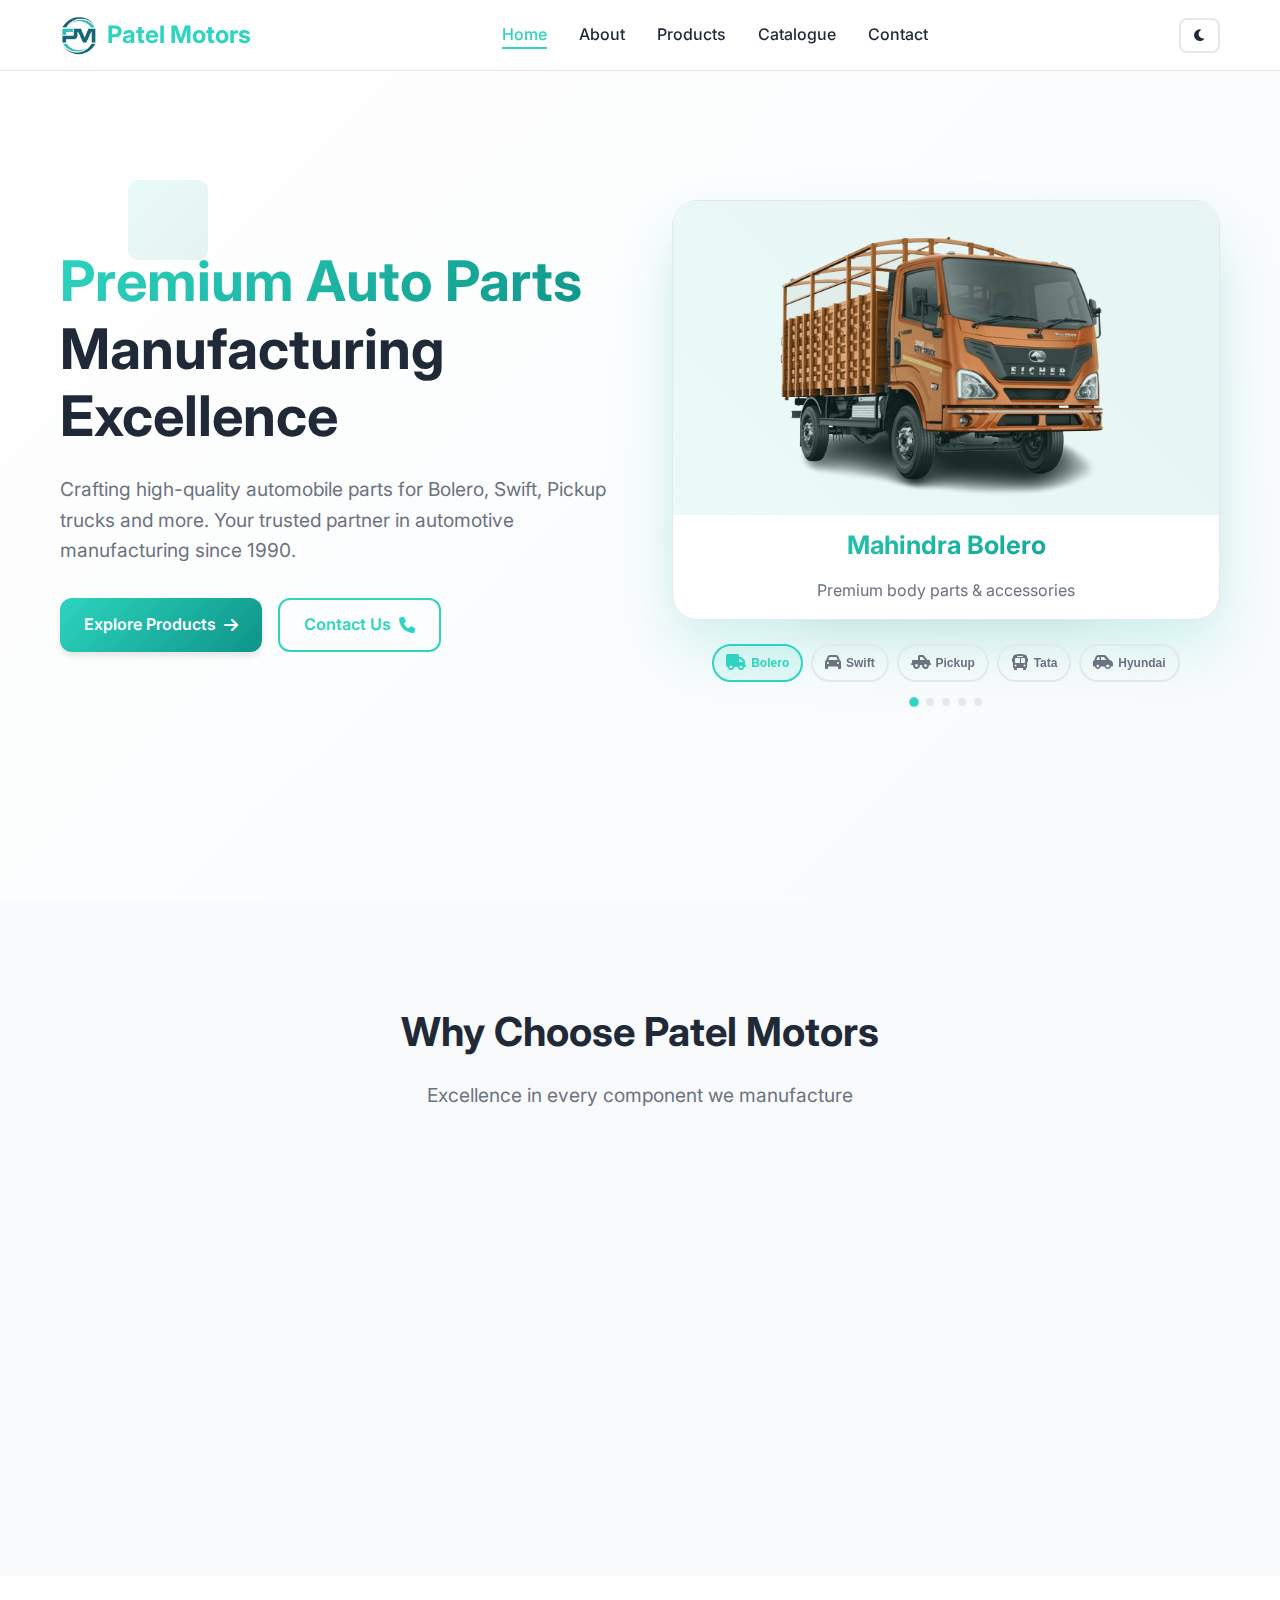
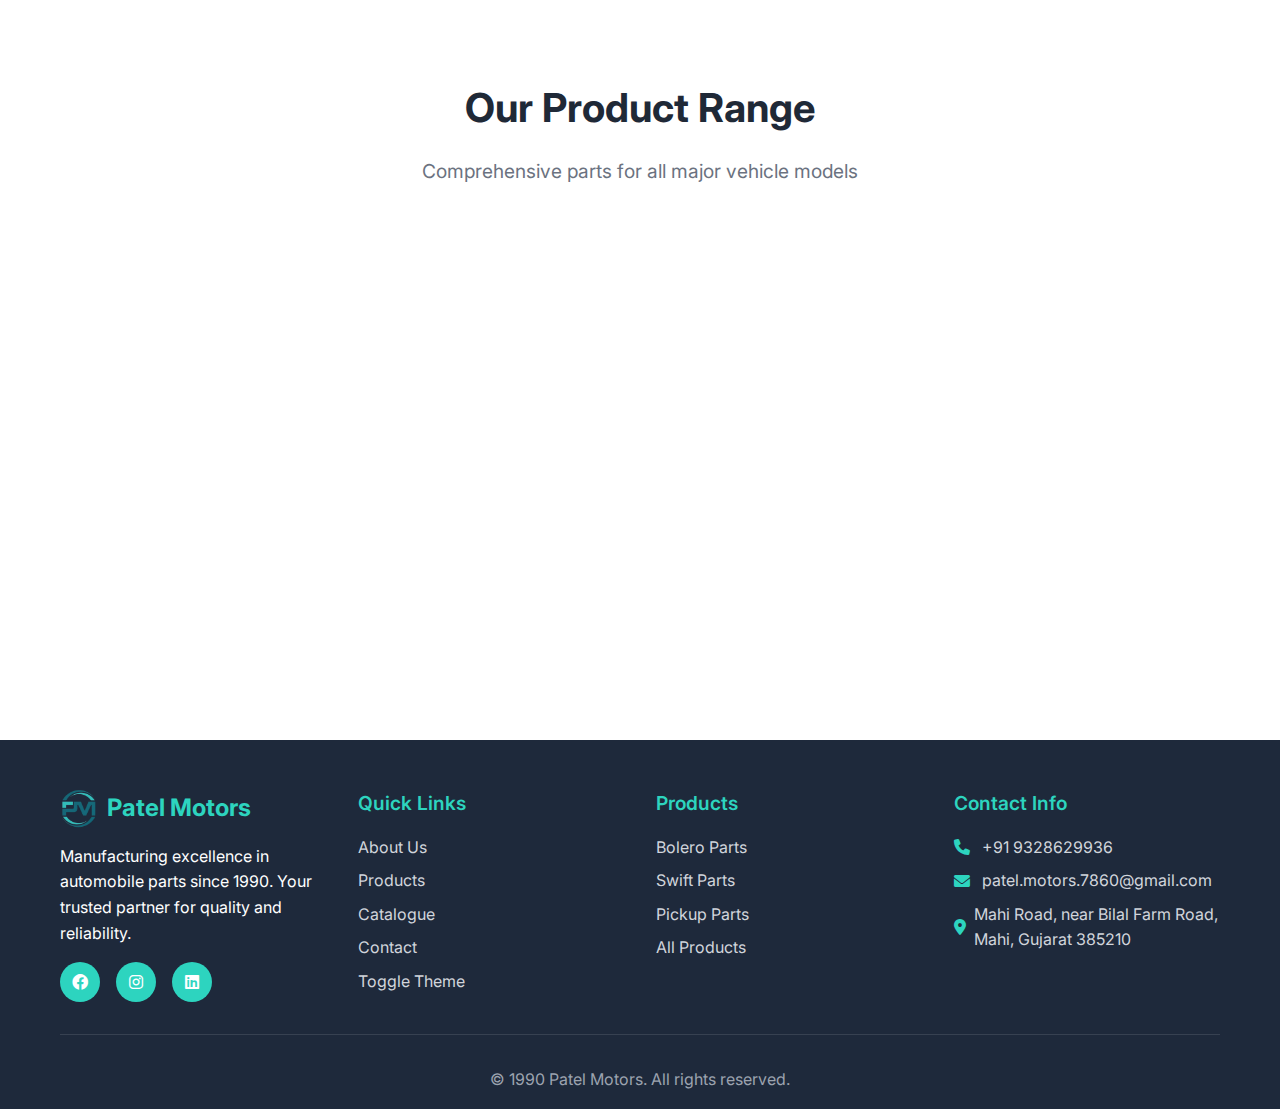
<file: index.html>
<!DOCTYPE html>
<html lang="en">
  <head>
    <meta charset="UTF-8" />
    <meta name="viewport" content="width=device-width, initial-scale=1.0" />
    <title>Patel Motors - Premium Auto Parts Manufacturing</title>
    <link rel="stylesheet" href="styles/main.css" />
    <link rel="stylesheet" href="styles/animations.css" />
    <link
      href="https://cdnjs.cloudflare.com/ajax/libs/font-awesome/6.0.0/css/all.min.css"
      rel="stylesheet"
    />
    <link
      href="https://fonts.googleapis.com/css2?family=Inter:wght@300;400;500;600;700&display=swap"
      rel="stylesheet"
    />
  </head>
  <body>
    <!-- Navigation -->
    <nav class="navbar" id="navbar">
      <div class="nav-container">
        <a href="index.html" class="nav-logo">
          <img src="assets/logo.png" alt="Patel Motors" class="logo" />
          <span class="logo-text">Patel Motors</span>
        </a>
        <ul class="nav-menu" id="nav-menu">
          <li class="nav-item">
            <a href="#home" class="nav-link active">Home</a>
          </li>
          <li class="nav-item">
            <a href="about.html" class="nav-link">About</a>
          </li>
          <li class="nav-item">
            <a href="products.html" class="nav-link">Products</a>
          </li>
          <li class="nav-item">
            <a href="catalogue.html" class="nav-link">Catalogue</a>
          </li>
          <li class="nav-item">
            <a href="contact.html" class="nav-link">Contact</a>
          </li>
        </ul>
        <div class="nav-controls">
          <button class="theme-toggle" id="theme-toggle">
            <i class="fas fa-moon"></i>
          </button>
          <div class="hamburger" id="hamburger">
            <span class="bar"></span>
            <span class="bar"></span>
            <span class="bar"></span>
          </div>
        </div>
      </div>
    </nav>

    <!-- Hero Section -->
    <section class="hero" id="home">
      <div class="hero-background">
        <div class="floating-parts">
          <div class="part part-1"></div>
          <div class="part part-2"></div>
          <div class="part part-3"></div>
        </div>
      </div>
      <div class="hero-content">
        <div class="hero-text">
          <h1 class="hero-title">
            <span class="title-line">Premium Auto Parts</span>
            <span class="title-line">Manufacturing Excellence</span>
          </h1>
          <p class="hero-description">
            Crafting high-quality automobile parts for Bolero, Swift, Pickup
            trucks and more. Your trusted partner in automotive manufacturing
            since 1990.
          </p>
          <div class="hero-buttons">
            <a href="products.html" class="btn btn-primary">
              <span>Explore Products</span>
              <i class="fas fa-arrow-right"></i>
            </a>
            <a href="contact.html" class="btn btn-secondary">
              <span>Contact Us</span>
              <i class="fas fa-phone"></i>
            </a>
          </div>
        </div>
        <div class="hero-visual">
          <div class="manufacturers-showcase">
            <div class="showcase-container">
              <div class="manufacturer-card active" data-brand="bolero">
                <div class="card-image">
                  <img src="assets/bolero.png" alt="Mahindra Bolero" />
                </div>
                <div class="card-info">
                  <h3>Mahindra Bolero</h3>
                  <p>Premium body parts & accessories</p>
                </div>
              </div>

              <div class="manufacturer-card" data-brand="swift">
                <div class="card-image">
                  <img src="assets/bolero.png" alt="Maruti Swift" />
                </div>
                <div class="card-info">
                  <h3>Maruti Swift</h3>
                  <p>High-quality replacement parts</p>
                </div>
              </div>

              <div class="manufacturer-card" data-brand="pickup">
                <div class="card-image">
                  <img src="assets/bolero.png" alt="Pickup Trucks" />
                </div>
                <div class="card-info">
                  <h3>Pickup Trucks</h3>
                  <p>Heavy-duty commercial parts</p>
                </div>
              </div>

              <div class="manufacturer-card" data-brand="tata">
                <div class="card-image">
                  <img src="assets/bolero.png" alt="Tata Motors" />
                </div>
                <div class="card-info">
                  <h3>Tata Motors</h3>
                  <p>Reliable commercial vehicle parts</p>
                </div>
              </div>

              <div class="manufacturer-card" data-brand="hyundai">
                <div class="card-image">
                  <img src="assets/bolero.png" alt="Hyundai" />
                </div>
                <div class="card-info">
                  <h3>Hyundai</h3>
                  <p>Modern vehicle components</p>
                </div>
              </div>
            </div>

            <div class="showcase-controls">
              <button class="control-btn active" data-target="bolero">
                <span class="btn-icon"><i class="fas fa-truck"></i></span>
                <span class="btn-text">Bolero</span>
              </button>
              <button class="control-btn" data-target="swift">
                <span class="btn-icon"><i class="fas fa-car"></i></span>
                <span class="btn-text">Swift</span>
              </button>
              <button class="control-btn" data-target="pickup">
                <span class="btn-icon"
                  ><i class="fas fa-truck-pickup"></i
                ></span>
                <span class="btn-text">Pickup</span>
              </button>
              <button class="control-btn" data-target="tata">
                <span class="btn-icon"><i class="fas fa-bus"></i></span>
                <span class="btn-text">Tata</span>
              </button>
              <button class="control-btn" data-target="hyundai">
                <span class="btn-icon"><i class="fas fa-car-side"></i></span>
                <span class="btn-text">Hyundai</span>
              </button>
            </div>

            <div class="showcase-indicators">
              <div class="indicator active"></div>
              <div class="indicator"></div>
              <div class="indicator"></div>
              <div class="indicator"></div>
              <div class="indicator"></div>
            </div>
          </div>
        </div>
      </div>
      <!-- <div class="scroll-indicator">
        <div class="scroll-arrow"></div>
      </div> -->
    </section>

    <!-- Features Section -->
    <section class="features">
      <div class="container">
        <div class="section-header">
          <h2 class="section-title">Why Choose Patel Motors</h2>
          <p class="section-subtitle">
            Excellence in every component we manufacture
          </p>
        </div>
        <div class="features-grid">
          <div class="feature-card" data-aos="fade-up" data-aos-delay="100">
            <div class="feature-icon">
              <i class="fas fa-cogs"></i>
            </div>
            <h3>Precision Engineering</h3>
            <p>
              State-of-the-art manufacturing with precision tolerances for
              perfect fit and performance.
            </p>
          </div>
          <div class="feature-card" data-aos="fade-up" data-aos-delay="200">
            <div class="feature-icon">
              <i class="fas fa-shield-alt"></i>
            </div>
            <h3>Quality Assurance</h3>
            <p>
              Rigorous testing and quality control ensures every part meets
              industry standards.
            </p>
          </div>
          <div class="feature-card" data-aos="fade-up" data-aos-delay="300">
            <div class="feature-icon">
              <i class="fas fa-shipping-fast"></i>
            </div>
            <h3>Fast Delivery</h3>
            <p>
              Quick turnaround times with reliable shipping to get your parts
              when you need them.
            </p>
          </div>
        </div>
      </div>
    </section>

    <!-- Products Preview -->
    <section class="products-preview">
      <div class="container">
        <div class="section-header">
          <h2 class="section-title">Our Product Range</h2>
          <p class="section-subtitle">
            Comprehensive parts for all major vehicle models
          </p>
        </div>
        <div class="vehicle-categories">
          <div class="category-card" data-aos="zoom-in" data-aos-delay="100">
            <div class="category-image">
              <img src="assets/bolero.png" alt="Bolero Parts" />
            </div>
            <div class="category-content">
              <h3>Mahindra Bolero</h3>
              <p>Complete range of body parts and accessories</p>
              <a href="products.html#bolero" class="category-link"
                >View Parts</a
              >
            </div>
          </div>
          <div class="category-card" data-aos="zoom-in" data-aos-delay="200">
            <div class="category-image">
              <img src="assets/bolero.png" alt="Swift Parts" />
            </div>
            <div class="category-content">
              <h3>Maruti Swift</h3>
              <p>Premium quality parts for optimal performance</p>
              <a href="products.html#swift" class="category-link">View Parts</a>
            </div>
          </div>
          <div class="category-card" data-aos="zoom-in" data-aos-delay="300">
            <div class="category-image">
              <img src="assets/bolero.png" alt="Pickup Parts" />
            </div>
            <div class="category-content">
              <h3>Pickup Trucks</h3>
              <p>Durable parts built for heavy-duty performance</p>
              <a href="products.html#pickup" class="category-link"
                >View Parts</a
              >
            </div>
          </div>
        </div>
      </div>
    </section>

    <!-- Footer -->
    <footer class="footer">
      <div class="container">
        <div class="footer-content">
          <div class="footer-section">
            <div class="footer-logo">
              <img src="assets/logo.png" alt="Patel Motors" />
              <span>Patel Motors</span>
            </div>
            <p>
              Manufacturing excellence in automobile parts since 1990. Your
              trusted partner for quality and reliability.
            </p>
            <div class="social-links">
              <a
                href="https://www.facebook.com/profile.php?id=61571666008542"
                target="_blank"
                class="social-link"
                ><i class="fab fa-facebook"></i
              ></a>
              <a
                href="https://www.instagram.com/patelmotors8080?igsh=MW55Ymx2bWFvdHF4"
                target="_blank"
                class="social-link"
                ><i class="fab fa-instagram"></i
              ></a>
              <a
                href="https://www.linkedin.com/in/patel-motors-2abb62386?utm_source=share_via&utm_content=profile&utm_medium=member_android"
                target="_blank"
                class="social-link"
                ><i class="fab fa-linkedin"></i
              ></a>
            </div>
          </div>
          <div class="footer-section">
            <h4>Quick Links</h4>
            <ul>
              <li><a href="about.html">About Us</a></li>
              <li><a href="products.html">Products</a></li>
              <li><a href="catalogue.html">Catalogue</a></li>
              <li><a href="contact.html">Contact</a></li>
              <li><a href="#" onclick="toggleTheme()">Toggle Theme</a></li>
            </ul>
          </div>
          <div class="footer-section">
            <h4>Products</h4>
            <ul>
              <li><a href="products.html#bolero">Bolero Parts</a></li>
              <li><a href="products.html#swift">Swift Parts</a></li>
              <li><a href="products.html#pickup">Pickup Parts</a></li>
              <li><a href="products.html">All Products</a></li>
            </ul>
          </div>
          <div class="footer-section">
            <h4>Contact Info</h4>
            <div class="contact-info">
              <p><i class="fas fa-phone"></i> +91 9328629936</p>
              <p><i class="fas fa-envelope"></i> patel.motors.7860@gmail.com</p>
              <p>
                <i class="fas fa-map-marker-alt"></i> Mahi Road, near Bilal Farm
                Road, Mahi, Gujarat 385210
              </p>
            </div>
          </div>
        </div>
        <div class="footer-bottom">
          <p>&copy; 1990 Patel Motors. All rights reserved.</p>
        </div>
      </div>
    </footer>

    <script src="js/main.js"></script>
    <script src="js/animations.js"></script>
    <script src="js/manufacturers-showcase.js"></script>
  </body>
</html>
</file>
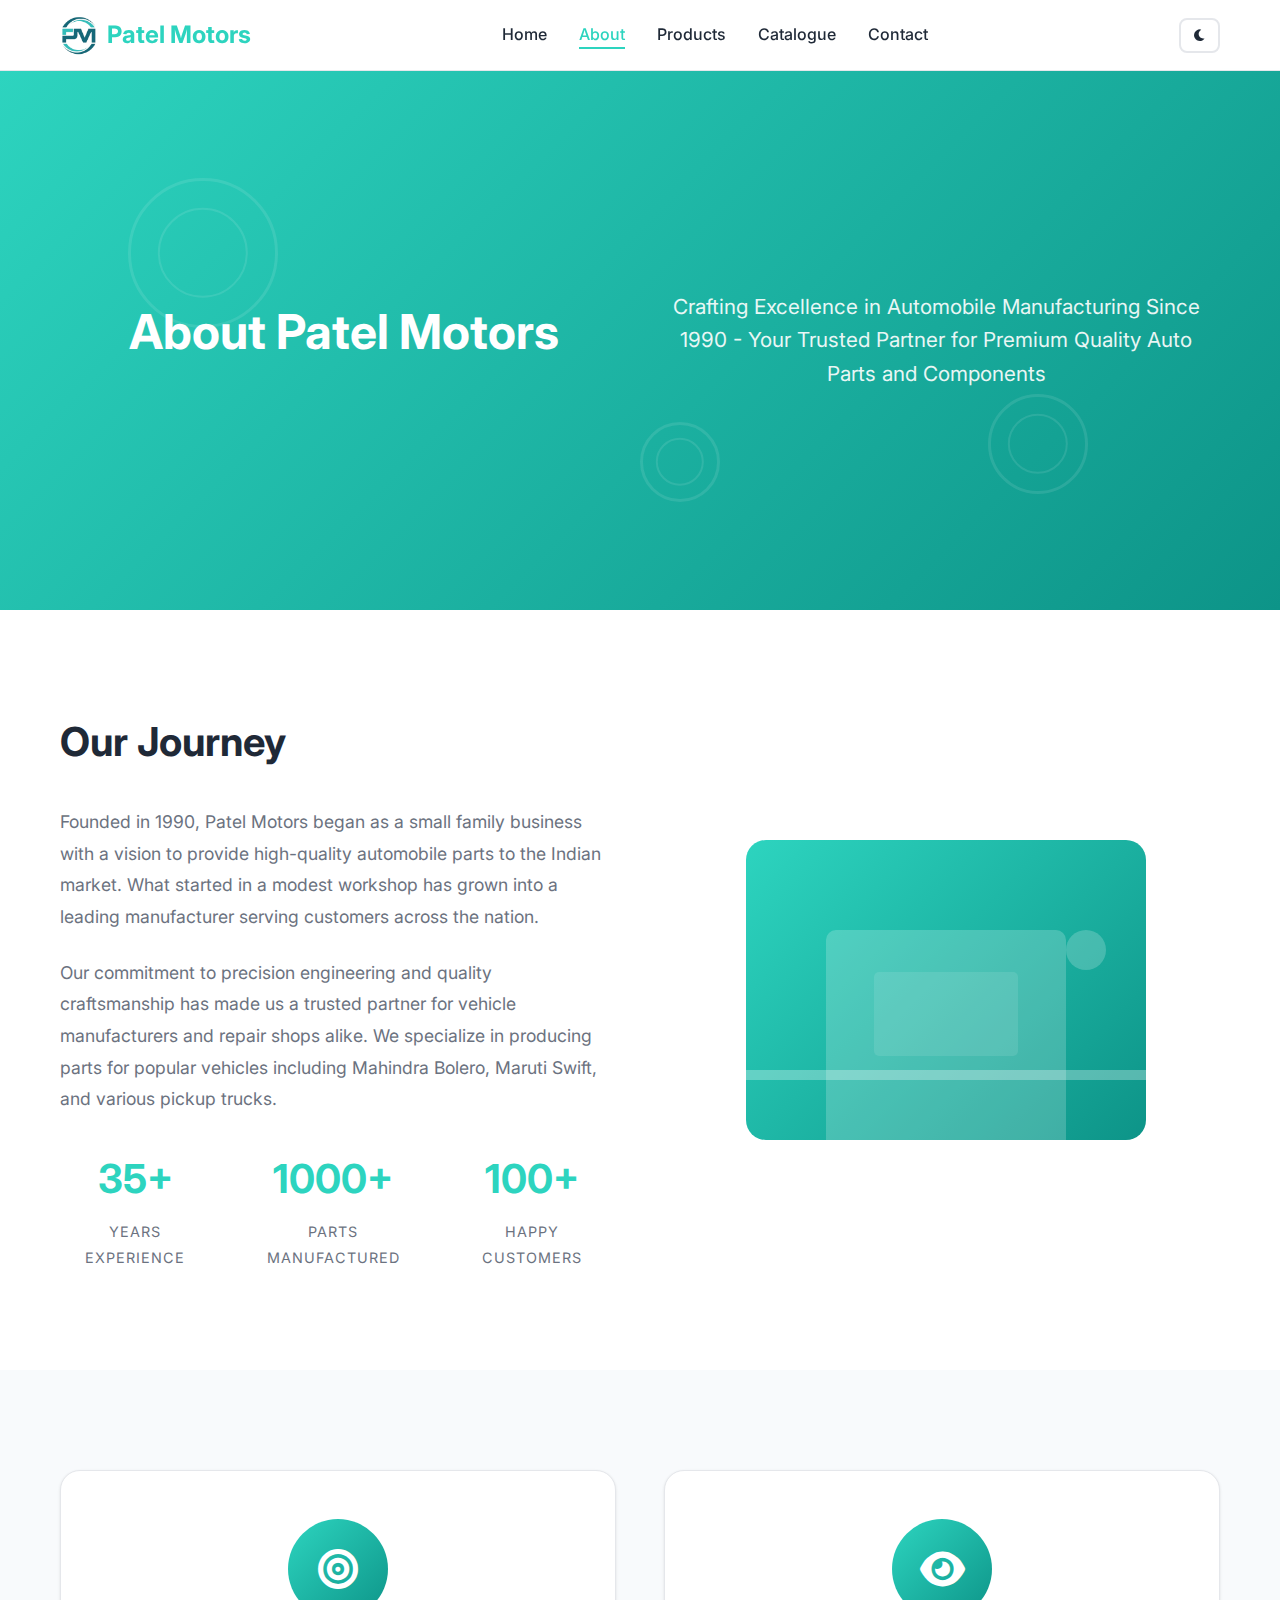
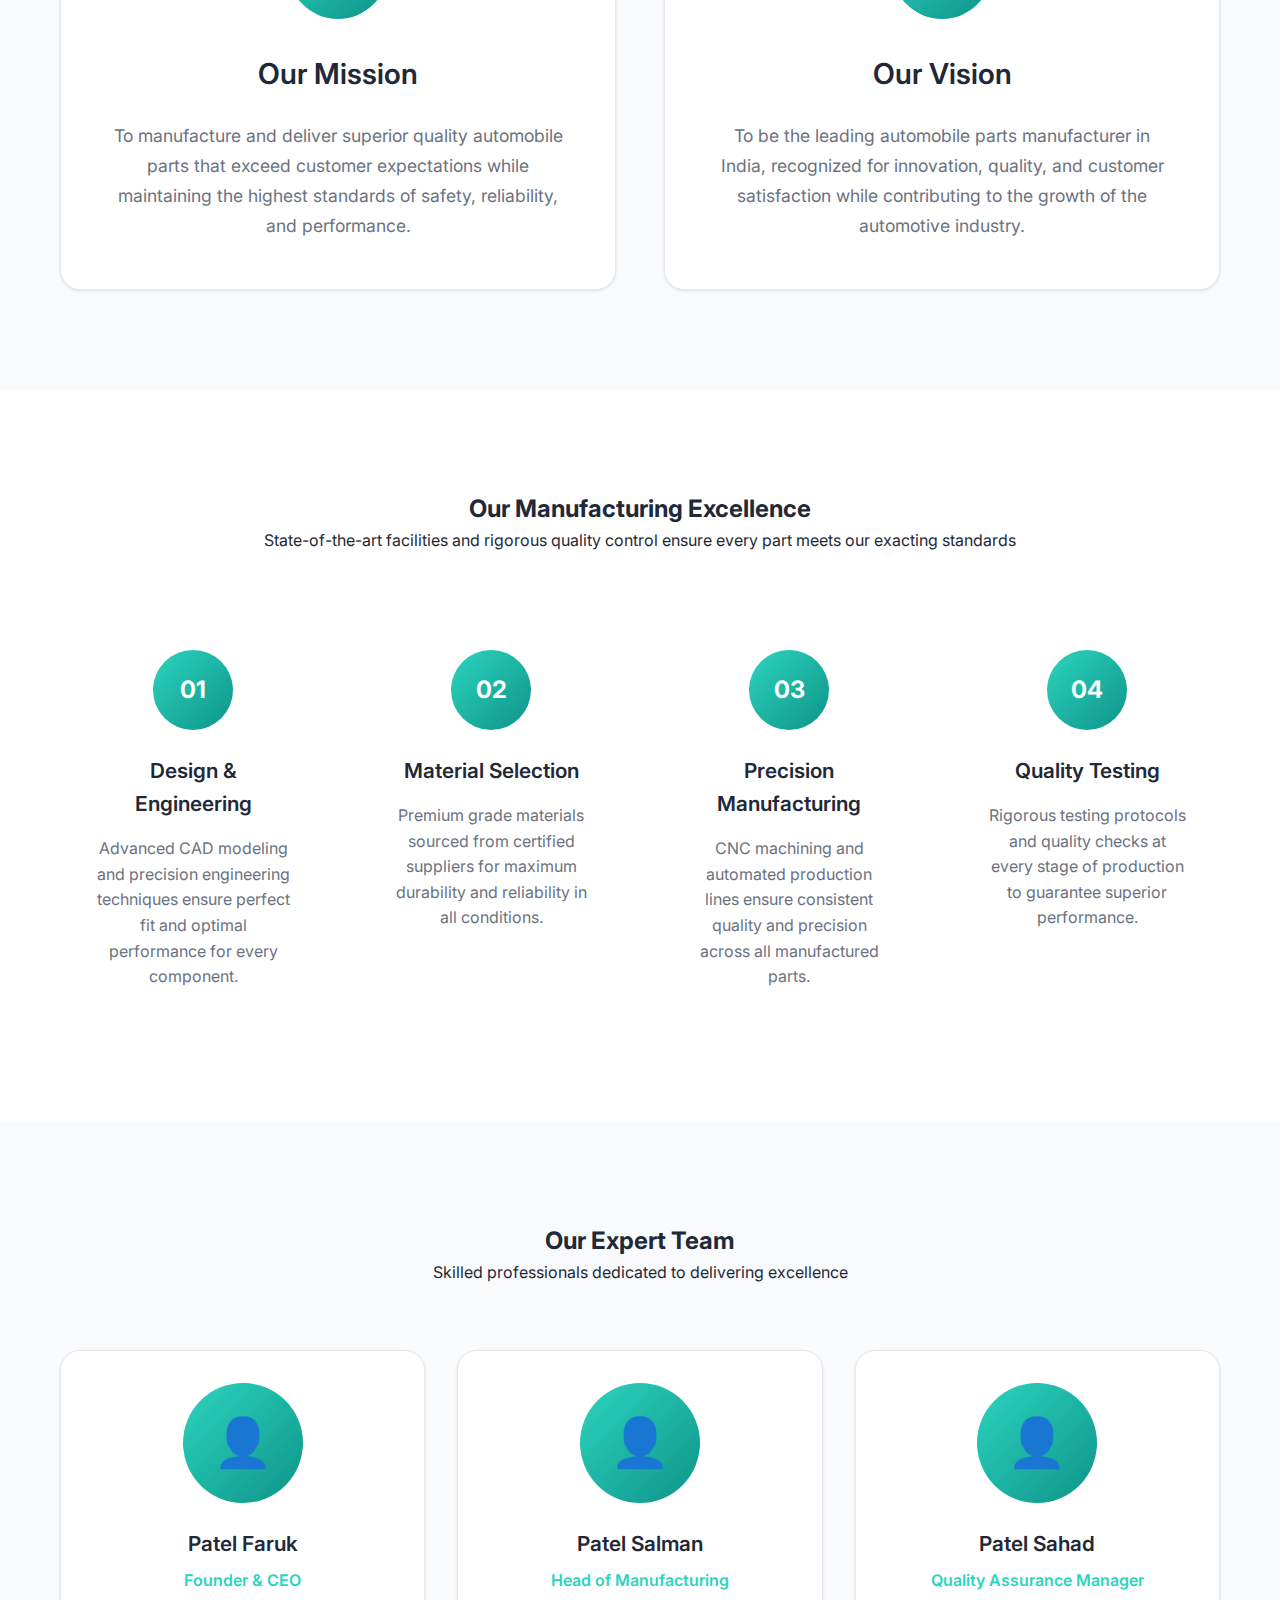
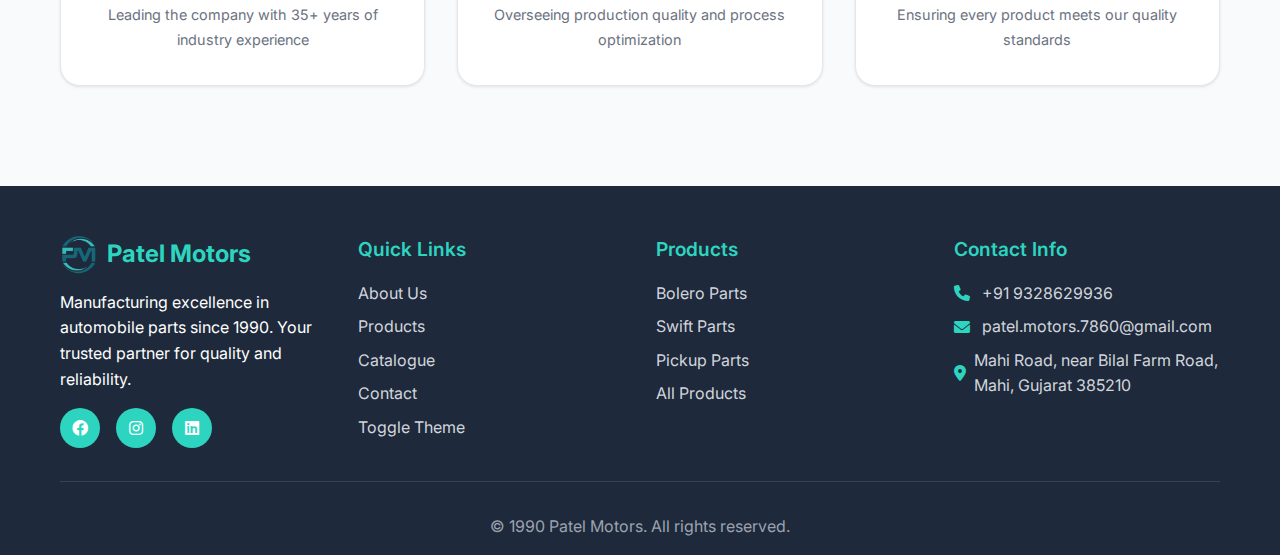
<file: about.html>
<!DOCTYPE html>
<html lang="en">
  <head>
    <meta charset="UTF-8" />
    <meta name="viewport" content="width=device-width, initial-scale=1.0" />
    <title>About Us - Patel Motors</title>
    <link rel="stylesheet" href="styles/main.css" />
    <link rel="stylesheet" href="styles/animations.css" />
    <link rel="stylesheet" href="styles/about.css" />
    <link
      href="https://cdnjs.cloudflare.com/ajax/libs/font-awesome/6.0.0/css/all.min.css"
      rel="stylesheet"
    />
    <link
      href="https://fonts.googleapis.com/css2?family=Inter:wght@300;400;500;600;700&display=swap"
      rel="stylesheet"
    />
  </head>
  <body>
    <!-- Navigation -->
     <nav class="navbar" id="navbar">
      <div class="nav-container">
        <a href="index.html" class="nav-logo">
          <img src="assets/logo.png" alt="Patel Motors" class="logo" />
          <span class="logo-text">Patel Motors</span>
        </a>
        <ul class="nav-menu" id="nav-menu">
          <li class="nav-item">
            <a href="index.html" class="nav-link">Home</a>
          </li>
          <li class="nav-item">
            <a href="about.html" class="nav-link active">About</a>
          </li>
          <li class="nav-item">
            <a href="products.html" class="nav-link">Products</a>
          </li>
          <li class="nav-item">
            <a href="catalogue.html" class="nav-link">Catalogue</a>
          </li>
          <li class="nav-item">
            <a href="contact.html" class="nav-link">Contact</a>
          </li>
        </ul>
        <div class="nav-controls">
          <button class="theme-toggle" id="theme-toggle">
            <i class="fas fa-moon"></i>
          </button>
          <div class="hamburger" id="hamburger">
            <span class="bar"></span>
            <span class="bar"></span>
            <span class="bar"></span>
          </div>
        </div>
      </div>
    </nav>

    <!-- Hero Section -->
    <section class="about-hero">
      <div class="container">
        <div class="hero-content">
          <h1 class="hero-title">About Patel Motors</h1>
          <p class="hero-subtitle">
            Crafting Excellence in Automobile Manufacturing Since 1990 - Your
            Trusted Partner for Premium Quality Auto Parts and Components
          </p>
        </div>
      </div>
      <div class="hero-animation">
        <div class="gear gear-1"></div>
        <div class="gear gear-2"></div>
        <div class="gear gear-3"></div>
      </div>
    </section>

    <!-- Company Story -->
    <section class="company-story">
      <div class="container">
        <div class="story-content">
          <div class="story-text">
            <h2>Our Journey</h2>
            <p>
              Founded in 1990, Patel Motors began as a small family business
              with a vision to provide high-quality automobile parts to the
              Indian market. What started in a modest workshop has grown into a
              leading manufacturer serving customers across the nation.
            </p>
            <p>
              Our commitment to precision engineering and quality craftsmanship
              has made us a trusted partner for vehicle manufacturers and repair
              shops alike. We specialize in producing parts for popular vehicles
              including Mahindra Bolero, Maruti Swift, and various pickup
              trucks.
            </p>
            <div class="story-stats">
              <div class="stat">
                <span class="stat-number">35+</span>
                <span class="stat-label">Years Experience</span>
              </div>
              <div class="stat">
                <span class="stat-number">1000+</span>
                <span class="stat-label">Parts Manufactured</span>
              </div>
              <div class="stat">
                <span class="stat-number">100+</span>
                <span class="stat-label">Happy Customers</span>
              </div>
            </div>
          </div>
          <div class="story-visual">
            <div class="factory-illustration">
              <div class="factory-building"></div>
              <div class="conveyor-belt"></div>
              <div class="machinery"></div>
            </div>
          </div>
        </div>
      </div>
    </section>

    <!-- Mission & Vision -->
    <section class="mission-vision">
      <div class="container">
        <div class="mv-grid">
          <div class="mv-card mission-card">
            <div class="mv-icon">
              <i class="fas fa-bullseye"></i>
            </div>
            <h3>Our Mission</h3>
            <p>
              To manufacture and deliver superior quality automobile parts that
              exceed customer expectations while maintaining the highest
              standards of safety, reliability, and performance.
            </p>
          </div>
          <div class="mv-card vision-card">
            <div class="mv-icon">
              <i class="fas fa-eye"></i>
            </div>
            <h3>Our Vision</h3>
            <p>
              To be the leading automobile parts manufacturer in India,
              recognized for innovation, quality, and customer satisfaction
              while contributing to the growth of the automotive industry.
            </p>
          </div>
        </div>
      </div>
    </section>

    <!-- Manufacturing Process -->
    <section class="manufacturing-process">
      <div class="container">
        <div class="section-header">
          <h2>Our Manufacturing Excellence</h2>
          <p>
            State-of-the-art facilities and rigorous quality control ensure
            every part meets our exacting standards
          </p>
        </div>
        <div class="process-steps">
          <div class="process-step">
            <div class="step-number">01</div>
            <div class="step-content">
              <h4>Design & Engineering</h4>
              <p>
                Advanced CAD modeling and precision engineering techniques
                ensure perfect fit and optimal performance for every component.
              </p>
            </div>
          </div>
          <div class="process-step">
            <div class="step-number">02</div>
            <div class="step-content">
              <h4>Material Selection</h4>
              <p>
                Premium grade materials sourced from certified suppliers for
                maximum durability and reliability in all conditions.
              </p>
            </div>
          </div>
          <div class="process-step">
            <div class="step-number">03</div>
            <div class="step-content">
              <h4>Precision Manufacturing</h4>
              <p>
                CNC machining and automated production lines ensure consistent
                quality and precision across all manufactured parts.
              </p>
            </div>
          </div>
          <div class="process-step">
            <div class="step-number">04</div>
            <div class="step-content">
              <h4>Quality Testing</h4>
              <p>
                Rigorous testing protocols and quality checks at every stage of
                production to guarantee superior performance.
              </p>
            </div>
          </div>
        </div>
      </div>
    </section>

    <!-- Team Section -->
    <section class="team-section">
      <div class="container">
        <div class="section-header">
          <h2>Our Expert Team</h2>
          <p>Skilled professionals dedicated to delivering excellence</p>
        </div>
        <div class="team-grid">
          <div class="team-member">
            <div class="member-photo">
              <div class="photo-placeholder"></div>
            </div>
            <h4>Patel Faruk</h4>
            <p>Founder & CEO</p>
            <span
              >Leading the company with 35+ years of industry experience</span
            >
          </div>
          <div class="team-member">
            <div class="member-photo">
              <div class="photo-placeholder"></div>
            </div>
            <h4>Patel Salman</h4>
            <p>Head of Manufacturing</p>
            <span>Overseeing production quality and process optimization</span>
          </div>
          <div class="team-member">
            <div class="member-photo">
              <div class="photo-placeholder"></div>
            </div>
            <h4>Patel Sahad</h4>
            <p>Quality Assurance Manager</p>
            <span>Ensuring every product meets our quality standards</span>
          </div>
        </div>
      </div>
    </section>

    <!-- Footer -->
    <footer class="footer">
      <div class="container">
        <div class="footer-content">
          <div class="footer-section">
            <div class="footer-logo">
              <img src="assets/logo.png" alt="Patel Motors" />
              <span>Patel Motors</span>
            </div>
            <p>
              Manufacturing excellence in automobile parts since 1990. Your
              trusted partner for quality and reliability.
            </p>
            <div class="social-links">
              <a
                href="https://www.facebook.com/profile.php?id=61571666008542"
                target="_blank"
                class="social-link"
                ><i class="fab fa-facebook"></i
              ></a>
              <a
                href="https://www.instagram.com/patelmotors8080?igsh=MW55Ymx2bWFvdHF4"
                target="_blank"
                class="social-link"
                ><i class="fab fa-instagram"></i
              ></a>
              <a
                href="https://www.linkedin.com/in/patel-motors-2abb62386?utm_source=share_via&utm_content=profile&utm_medium=member_android"
                target="_blank"
                class="social-link"
                ><i class="fab fa-linkedin"></i
              ></a>
            </div>
          </div>
          <div class="footer-section">
            <h4>Quick Links</h4>
            <ul>
              <li><a href="about.html">About Us</a></li>
              <li><a href="products.html">Products</a></li>
              <li><a href="catalogue.html">Catalogue</a></li>
              <li><a href="contact.html">Contact</a></li>
              <li><a href="#" onclick="toggleTheme()">Toggle Theme</a></li>
            </ul>
          </div>
          <div class="footer-section">
            <h4>Products</h4>
            <ul>
              <li><a href="products.html#bolero">Bolero Parts</a></li>
              <li><a href="products.html#swift">Swift Parts</a></li>
              <li><a href="products.html#pickup">Pickup Parts</a></li>
              <li><a href="products.html">All Products</a></li>
            </ul>
          </div>
          <div class="footer-section">
            <h4>Contact Info</h4>
            <div class="contact-info">
              <p><i class="fas fa-phone"></i> +91 9328629936</p>
              <p><i class="fas fa-envelope"></i> patel.motors.7860@gmail.com</p>
              <p>
                <i class="fas fa-map-marker-alt"></i> Mahi Road, near Bilal Farm
                Road, Mahi, Gujarat 385210
              </p>
            </div>
          </div>
        </div>
        <div class="footer-bottom">
          <p>&copy; 1990 Patel Motors. All rights reserved.</p>
        </div>
      </div>
    </footer>

    <script src="js/main.js"></script>
    <script src="js/animations.js"></script>
  </body>
</html>
</file>
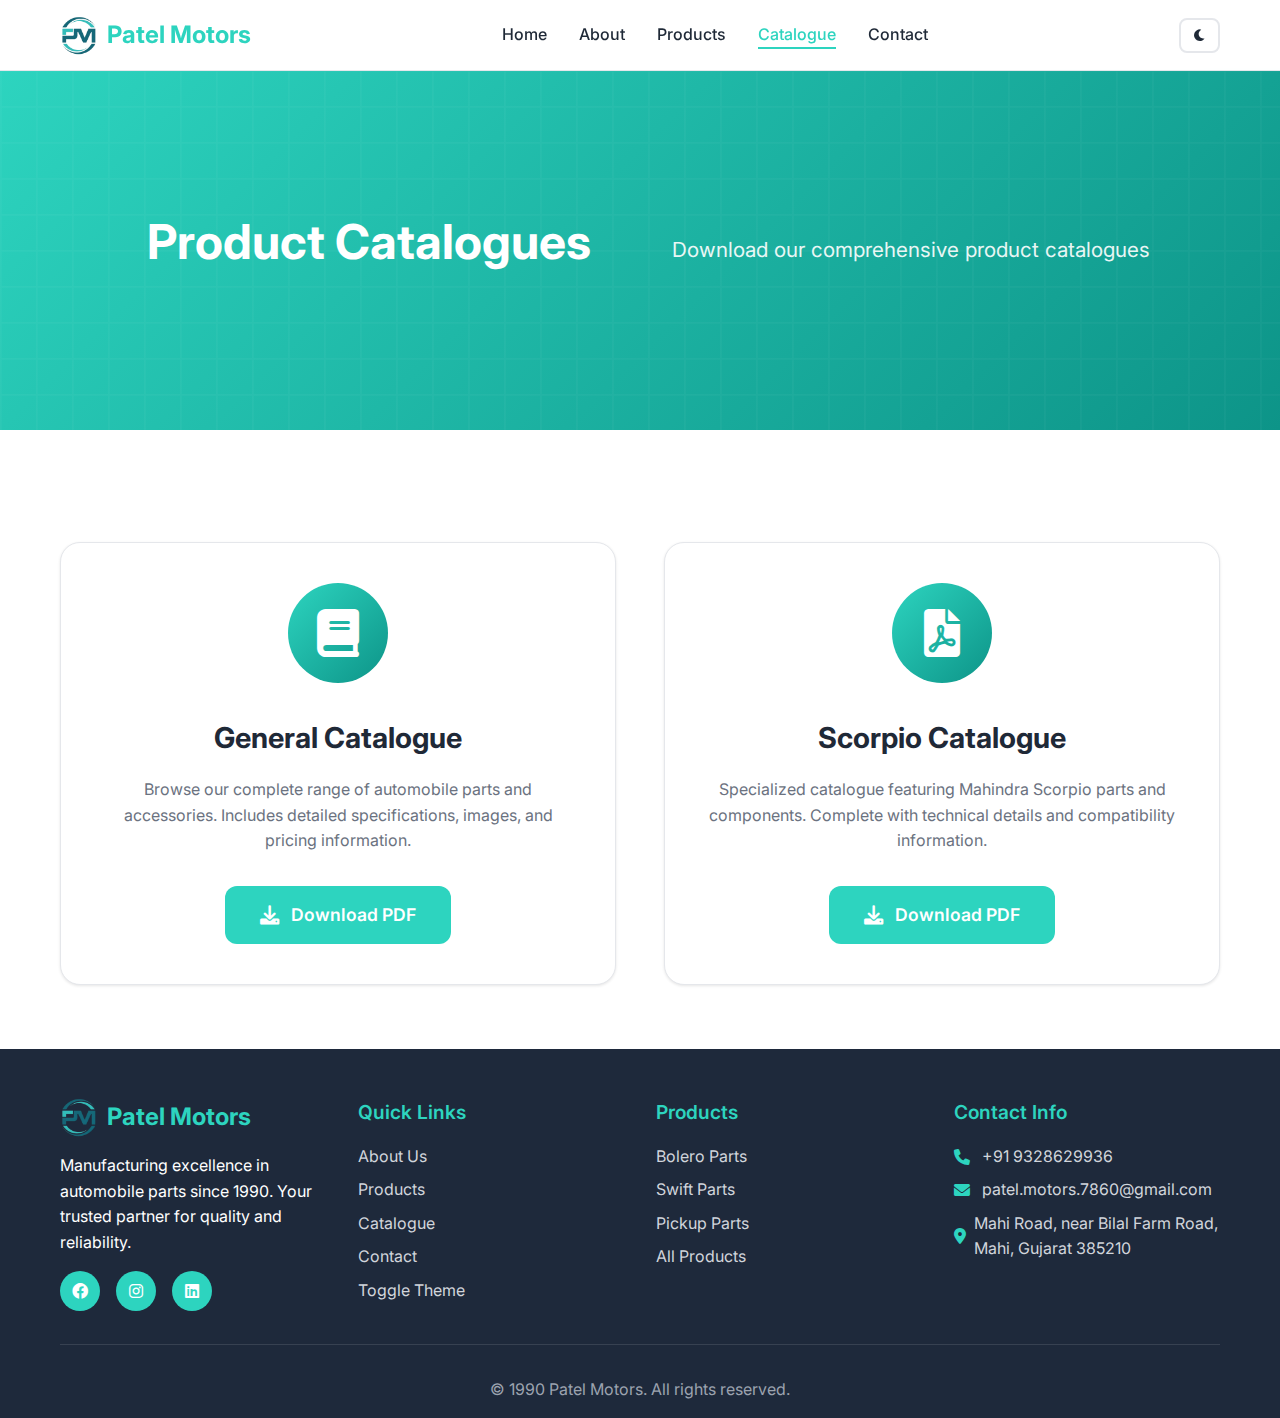
<file: catalogue.html>
<!DOCTYPE html>
<html lang="en">
  <head>
    <meta charset="UTF-8" />
    <meta name="viewport" content="width=device-width, initial-scale=1.0" />
    <title>Catalogue - Patel Motors</title>
    <link rel="stylesheet" href="styles/main.css" />
    <link rel="stylesheet" href="styles/animations.css" />
    <link
      href="https://cdnjs.cloudflare.com/ajax/libs/font-awesome/6.0.0/css/all.min.css"
      rel="stylesheet"
    />
    <link
      href="https://fonts.googleapis.com/css2?family=Inter:wght@300;400;500;600;700&display=swap"
      rel="stylesheet"
    />
    <style>
      .catalogue-hero {
        min-height: 40vh;
        display: flex;
        align-items: center;
        justify-content: center;
        background: var(--gradient-primary);
        margin-top: 70px;
        position: relative;
        overflow: hidden;
      }

      .catalogue-hero::before {
        content: "";
        position: absolute;
        top: 0;
        left: 0;
        width: 100%;
        height: 100%;
        background: url('data:image/svg+xml,<svg xmlns="http://www.w3.org/2000/svg" viewBox="0 0 100 100"><defs><pattern id="grid" width="10" height="10" patternUnits="userSpaceOnUse"><path d="M 10 0 L 0 0 0 10" fill="none" stroke="rgba(255,255,255,0.1)" stroke-width="1"/></pattern></defs><rect width="100" height="100" fill="url(%23grid)"/></svg>');
        opacity: 0.3;
      }

      .catalogue-hero .container {
        position: relative;
        z-index: 2;
      }

      .hero-content {
        text-align: center;
        color: white;
      }

      .hero-title {
        font-size: 3rem;
        font-weight: 700;
        margin-bottom: 1rem;
        animation: fadeInUp 1s ease-out;
      }

      .hero-subtitle {
        font-size: 1.3rem;
        opacity: 0.9;
        animation: fadeInUp 1s ease-out 0.2s both;
      }

      .catalogue-section {
        padding: 4rem 0;
        background: var(--bg-primary);
        min-height: 60vh;
      }

      .catalogue-grid {
        display: grid;
        grid-template-columns: repeat(auto-fit, minmax(350px, 1fr));
        gap: 3rem;
        margin-top: 3rem;
      }

      .catalogue-card {
        background: var(--bg-card);
        border-radius: 20px;
        padding: 2.5rem;
        box-shadow: var(--shadow-light);
        border: 1px solid var(--border-color);
        transition: all 0.3s ease;
        text-align: center;
      }

      .catalogue-card:hover {
        transform: translateY(-10px);
        box-shadow: var(--shadow-heavy);
      }

      .catalogue-icon {
        width: 100px;
        height: 100px;
        background: var(--gradient-primary);
        border-radius: 50%;
        display: flex;
        align-items: center;
        justify-content: center;
        margin: 0 auto 2rem;
        font-size: 3rem;
        color: white;
      }

      .catalogue-card h3 {
        font-size: 1.8rem;
        font-weight: 700;
        margin-bottom: 1rem;
        color: var(--text-primary);
      }

      .catalogue-card p {
        color: var(--text-secondary);
        line-height: 1.6;
        margin-bottom: 2rem;
      }

      .download-btn {
        display: inline-flex;
        align-items: center;
        gap: 0.8rem;
        padding: 15px 35px;
        background: var(--primary-color);
        color: white;
        border: none;
        border-radius: 12px;
        font-size: 1.1rem;
        font-weight: 600;
        cursor: pointer;
        transition: all 0.3s ease;
        text-decoration: none;
      }

      .download-btn:hover {
        background: var(--primary-dark);
        transform: scale(1.05);
      }

      .download-btn i {
        font-size: 1.2rem;
      }

      @media (max-width: 768px) {
        .hero-title {
          font-size: 2rem;
        }

        .catalogue-grid {
          grid-template-columns: 1fr;
          gap: 2rem;
        }
      }
    </style>
  </head>
  <body>
    <!-- Navigation -->
    <nav class="navbar" id="navbar">
      <div class="nav-container">
        <a href="index.html" class="nav-logo">
          <img src="assets/logo.png" alt="Patel Motors" class="logo" />
          <span class="logo-text">Patel Motors</span>
        </a>
        <ul class="nav-menu" id="nav-menu">
          <li class="nav-item">
            <a href="index.html" class="nav-link">Home</a>
          </li>
          <li class="nav-item">
            <a href="about.html" class="nav-link">About</a>
          </li>
          <li class="nav-item">
            <a href="products.html" class="nav-link">Products</a>
          </li>
          <li class="nav-item">
            <a href="catalogue.html" class="nav-link active">Catalogue</a>
          </li>
          <li class="nav-item">
            <a href="contact.html" class="nav-link">Contact</a>
          </li>
        </ul>
        <div class="nav-controls">
          <button class="theme-toggle" id="theme-toggle">
            <i class="fas fa-moon"></i>
          </button>
          <div class="hamburger" id="hamburger">
            <span class="bar"></span>
            <span class="bar"></span>
            <span class="bar"></span>
          </div>
        </div>
      </div>
    </nav>

    <!-- Hero Section -->
    <section class="catalogue-hero">
      <div class="container">
        <div class="hero-content">
          <h1 class="hero-title">Product Catalogues</h1>
          <p class="hero-subtitle">
            Download our comprehensive product catalogues
          </p>
        </div>
      </div>
    </section>

    <!-- Catalogue Section -->
    <section class="catalogue-section">
      <div class="container">
        <div class="catalogue-grid">
          <!-- Catalogue 1 -->
          <div class="catalogue-card">
            <div class="catalogue-icon">
              <i class="fas fa-book"></i>
            </div>
            <h3>General Catalogue</h3>
            <p>
              Browse our complete range of automobile parts and accessories.
              Includes detailed specifications, images, and pricing information.
            </p>
            <a
              href="assets/catalogue/PATEL MOTORS CATALOG (2).pdf"
              download
              class="download-btn"
            >
              <i class="fas fa-download"></i>
              Download PDF
            </a>
          </div>

          <!-- Catalogue 2 -->
          <div class="catalogue-card">
            <div class="catalogue-icon">
              <i class="fas fa-file-pdf"></i>
            </div>
            <h3>Scorpio Catalogue</h3>
            <p>
              Specialized catalogue featuring Mahindra Scorpio parts and
              components. Complete with technical details and compatibility
              information.
            </p>
            <a
              href="assets/catalogue/PATEL MOTORS SCORPIO final.pdf"
              download
              class="download-btn"
            >
              <i class="fas fa-download"></i>
              Download PDF
            </a>
          </div>
        </div>
      </div>
    </section>

    <!-- Footer -->
    <footer class="footer">
      <div class="container">
        <div class="footer-content">
          <div class="footer-section">
            <div class="footer-logo">
              <img src="assets/logo.png" alt="Patel Motors" />
              <span>Patel Motors</span>
            </div>
            <p>
              Manufacturing excellence in automobile parts since 1990. Your
              trusted partner for quality and reliability.
            </p>
            <div class="social-links">
              <a
                href="https://www.facebook.com/profile.php?id=61571666008542"
                target="_blank"
                class="social-link"
                ><i class="fab fa-facebook"></i
              ></a>
              <a
                href="https://www.instagram.com/patelmotors8080?igsh=MW55Ymx2bWFvdHF4"
                target="_blank"
                class="social-link"
                ><i class="fab fa-instagram"></i
              ></a>
              <a
                href="https://www.linkedin.com/in/patel-motors-2abb62386?utm_source=share_via&utm_content=profile&utm_medium=member_android"
                target="_blank"
                class="social-link"
                ><i class="fab fa-linkedin"></i
              ></a>
            </div>
          </div>
          <div class="footer-section">
            <h4>Quick Links</h4>
            <ul>
              <li><a href="about.html">About Us</a></li>
              <li><a href="products.html">Products</a></li>
              <li><a href="catalogue.html">Catalogue</a></li>
              <li><a href="contact.html">Contact</a></li>
              <li><a href="#" onclick="toggleTheme()">Toggle Theme</a></li>
            </ul>
          </div>
          <div class="footer-section">
            <h4>Products</h4>
            <ul>
              <li><a href="products.html#bolero">Bolero Parts</a></li>
              <li><a href="products.html#swift">Swift Parts</a></li>
              <li><a href="products.html#pickup">Pickup Parts</a></li>
              <li><a href="products.html">All Products</a></li>
            </ul>
          </div>
          <div class="footer-section">
            <h4>Contact Info</h4>
            <div class="contact-info">
              <p><i class="fas fa-phone"></i> +91 9328629936</p>
              <p><i class="fas fa-envelope"></i> patel.motors.7860@gmail.com</p>
              <p>
                <i class="fas fa-map-marker-alt"></i> Mahi Road, near Bilal Farm
                Road, Mahi, Gujarat 385210
              </p>
            </div>
          </div>
        </div>
        <div class="footer-bottom">
          <p>&copy; 1990 Patel Motors. All rights reserved.</p>
        </div>
      </div>
    </footer>

    <script src="js/main.js"></script>
    <script src="js/animations.js"></script>
  </body>
</html>
</file>
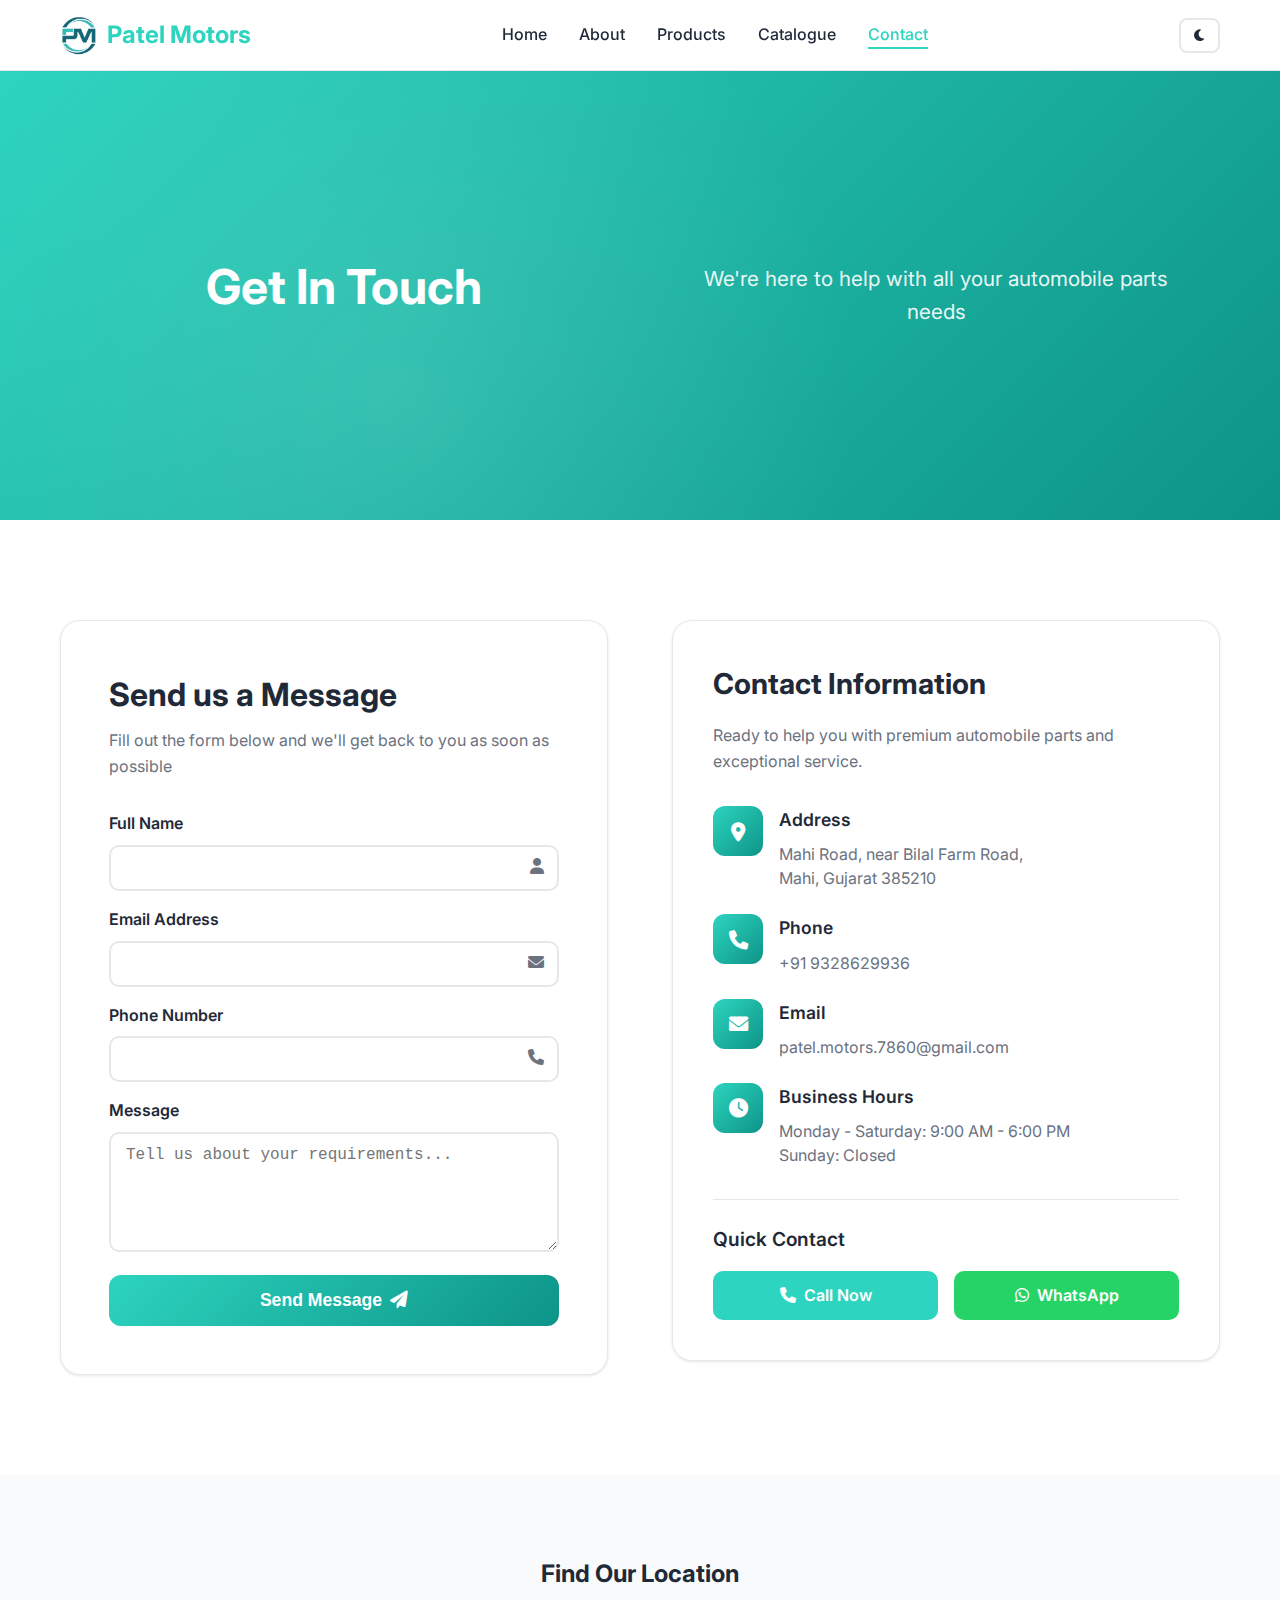
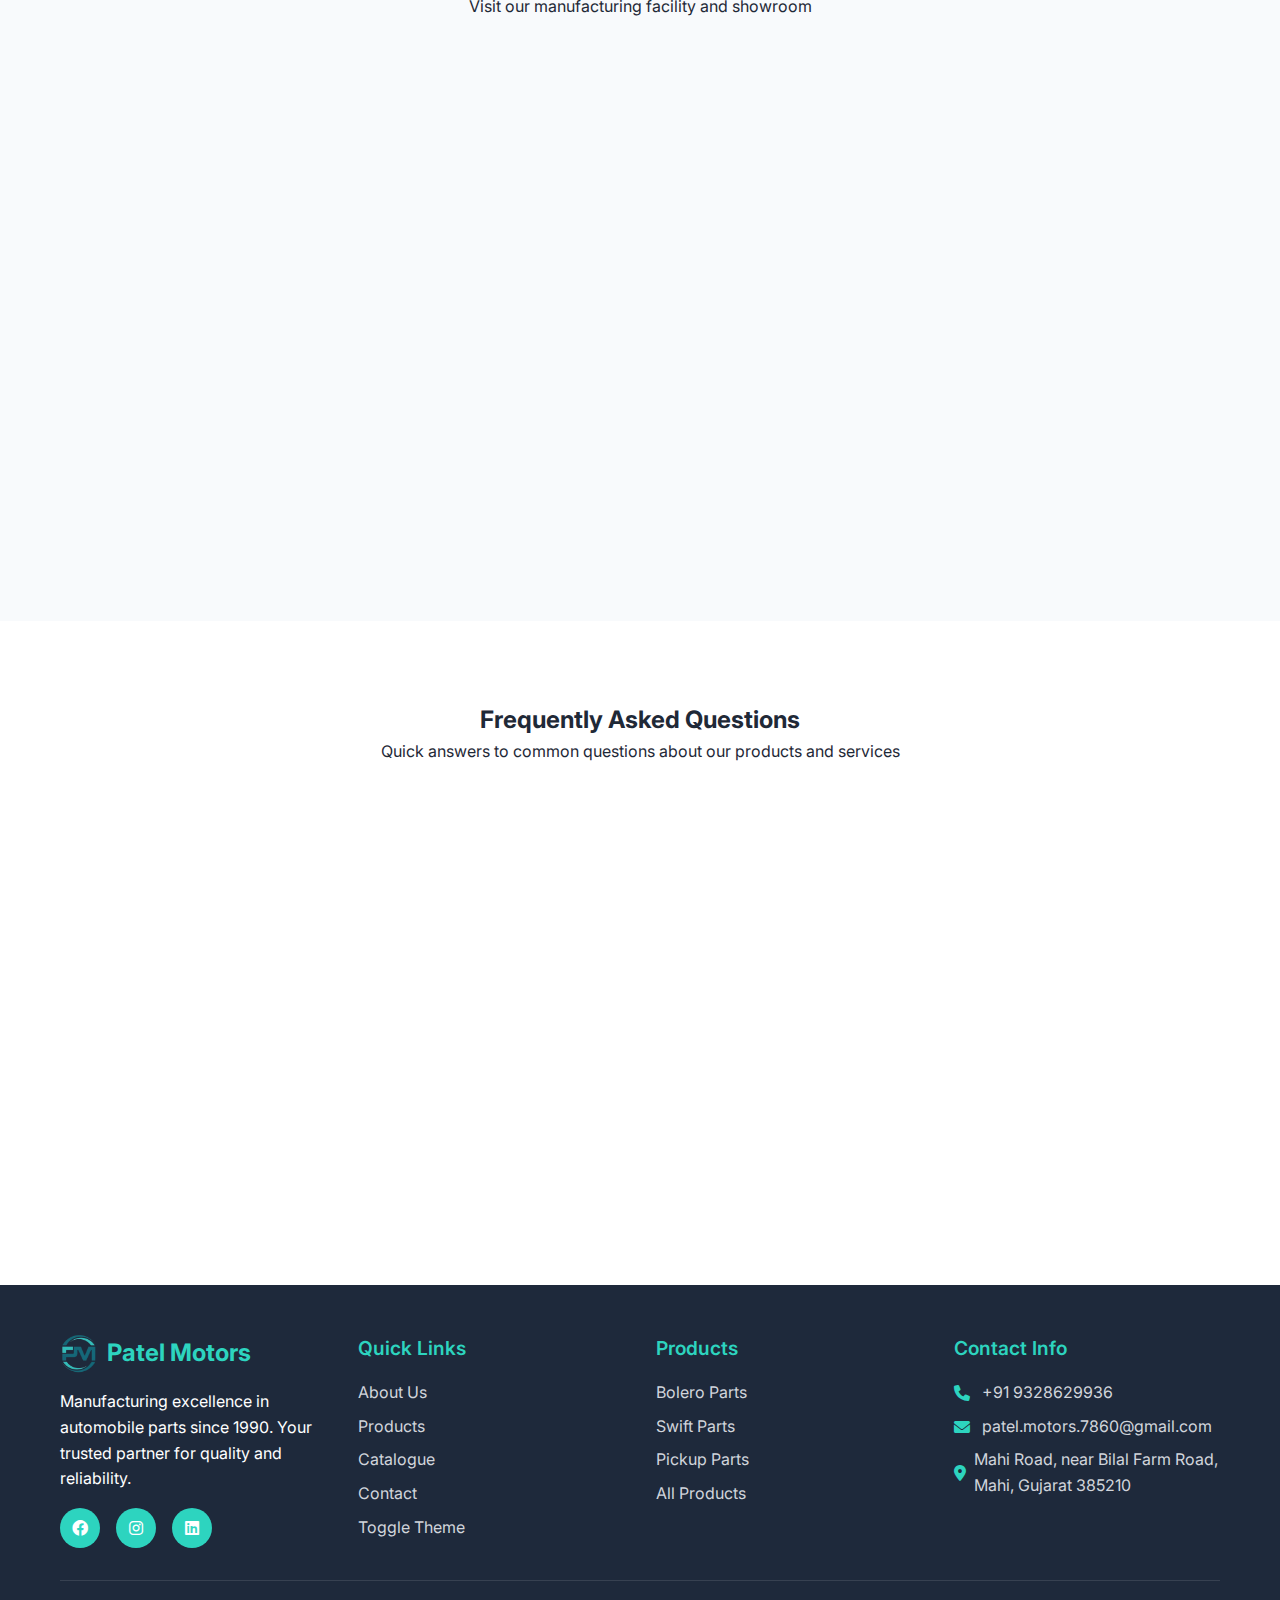
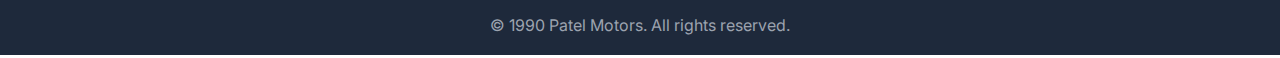
<file: contact.html>
<!DOCTYPE html>
<html lang="en">
  <head>
    <meta charset="UTF-8" />
    <meta name="viewport" content="width=device-width, initial-scale=1.0" />
    <title>Contact Us - Patel Motors</title>
    <link rel="stylesheet" href="styles/main.css" />
    <link rel="stylesheet" href="styles/animations.css" />
    <link rel="stylesheet" href="styles/contact.css" />
    <link
      href="https://cdnjs.cloudflare.com/ajax/libs/font-awesome/6.0.0/css/all.min.css"
      rel="stylesheet"
    />
    <link
      href="https://fonts.googleapis.com/css2?family=Inter:wght@300;400;500;600;700&display=swap"
      rel="stylesheet"
    />
  </head>
  <body>
    <!-- Navigation -->
    <nav class="navbar" id="navbar">
      <div class="nav-container">
        <a href="index.html" class="nav-logo">
          <img src="assets/logo.png" alt="Patel Motors" class="logo" />
          <span class="logo-text">Patel Motors</span>
        </a>
        <ul class="nav-menu" id="nav-menu">
          <li class="nav-item">
            <a href="index.html" class="nav-link">Home</a>
          </li>
          <li class="nav-item">
            <a href="about.html" class="nav-link">About</a>
          </li>
          <li class="nav-item">
            <a href="products.html" class="nav-link">Products</a>
          </li>
          <li class="nav-item">
            <a href="catalogue.html" class="nav-link">Catalogue</a>
          </li>
          <li class="nav-item">
            <a href="contact.html" class="nav-link active">Contact</a>
          </li>
        </ul>
        <div class="nav-controls">
          <button class="theme-toggle" id="theme-toggle">
            <i class="fas fa-moon"></i>
          </button>
          <div class="hamburger" id="hamburger">
            <span class="bar"></span>
            <span class="bar"></span>
            <span class="bar"></span>
          </div>
        </div>
      </div>
    </nav>

    <!-- Hero Section -->
    <section class="contact-hero">
      <div class="container">
        <div class="hero-content">
          <h1 class="hero-title">Get In Touch</h1>
          <p class="hero-subtitle">
            We're here to help with all your automobile parts needs
          </p>
        </div>
      </div>
    </section>

    <!-- Contact Section -->
    <section class="contact-section">
      <div class="container">
        <div class="contact-grid">
          <!-- Contact Form -->
          <div class="contact-form-container">
            <div class="form-header">
              <h2>Send us a Message</h2>
              <p>
                Fill out the form below and we'll get back to you as soon as
                possible
              </p>
            </div>
            <form
              class="contact-form"
              id="contactForm"
              action="https://api.web3forms.com/submit"
              method="POST"
            >
              <input
                type="hidden"
                name="access_key"
                value="9661cbba-9d05-4bcd-bca3-8ea506b7f3eb"
              />
              <input
                type="hidden"
                name="subject"
                value="New Contact Form Submission from Patel Motors Website"
              />
              <input
                type="hidden"
                name="from_name"
                value="Patel Motors Contact Form"
              />

              <div class="form-group">
                <label for="name">Full Name</label>
                <input type="text" id="name" name="name" required />
                <span class="form-icon"><i class="fas fa-user"></i></span>
              </div>

              <div class="form-group">
                <label for="email">Email Address</label>
                <input type="email" id="email" name="email" required />
                <span class="form-icon"><i class="fas fa-envelope"></i></span>
              </div>

              <div class="form-group">
                <label for="phone">Phone Number</label>
                <input type="tel" id="phone" name="phone" required />
                <span class="form-icon"><i class="fas fa-phone"></i></span>
              </div>

              <div class="form-group">
                <label for="message">Message</label>
                <textarea
                  id="message"
                  name="message"
                  rows="5"
                  placeholder="Tell us about your requirements..."
                  required
                ></textarea>
              </div>

              <button type="submit" class="submit-btn">
                <span class="btn-text">Send Message</span>
                <span class="btn-icon"><i class="fas fa-paper-plane"></i></span>
              </button>
            </form>
          </div>

          <!-- Contact Information -->
          <div class="contact-info-container">
            <div class="contact-card">
              <h3>Contact Information</h3>
              <p>
                Ready to help you with premium automobile parts and exceptional
                service.
              </p>

              <div class="contact-details">
                <div class="contact-item">
                  <div class="contact-icon">
                    <i class="fas fa-map-marker-alt"></i>
                  </div>
                  <div class="contact-text">
                    <h4>Address</h4>
                    <p>
                      Mahi Road, near Bilal Farm Road,<br />Mahi, Gujarat 385210
                    </p>
                  </div>
                </div>

                <div class="contact-item">
                  <div class="contact-icon">
                    <i class="fas fa-phone"></i>
                  </div>
                  <div class="contact-text">
                    <h4>Phone</h4>
                    <p>+91 9328629936</p>
                  </div>
                </div>

                <div class="contact-item">
                  <div class="contact-icon">
                    <i class="fas fa-envelope"></i>
                  </div>
                  <div class="contact-text">
                    <h4>Email</h4>
                    <p>patel.motors.7860@gmail.com</p>
                  </div>
                </div>

                <div class="contact-item">
                  <div class="contact-icon">
                    <i class="fas fa-clock"></i>
                  </div>
                  <div class="contact-text">
                    <h4>Business Hours</h4>
                    <p>Monday - Saturday: 9:00 AM - 6:00 PM</p>
                    <p>Sunday: Closed</p>
                  </div>
                </div>
              </div>

              <div class="quick-contact">
                <h4>Quick Contact</h4>
                <div class="quick-buttons">
                  <a href="tel:+919328629936" class="quick-btn phone-btn">
                    <i class="fas fa-phone"></i>
                    <span>Call Now</span>
                  </a>
                  <a
                    href="https://wa.me/919328629936"
                    class="quick-btn whatsapp-btn"
                    target="_blank"
                  >
                    <i class="fab fa-whatsapp"></i>
                    <span>WhatsApp</span>
                  </a>
                </div>
              </div>
            </div>
          </div>
        </div>
      </div>
    </section>

    <!-- Map Section -->
    <section class="map-section">
      <div class="container">
        <div class="section-header">
          <h2>Find Our Location</h2>
          <p>Visit our manufacturing facility and showroom</p>
        </div>
        <div class="map-container">
          <iframe
            src="https://www.google.com/maps/embed?pb=!1m17!1m12!1m3!1d3644.0500179979767!2d72.37050287534458!3d24.029301278481164!2m3!1f0!2f0!3f0!3m2!1i1024!2i768!4f13.1!3m2!1m1!2zMjTCsDAxJzQ1LjUiTiA3MsKwMjInMjMuMSJF!5e0!3m2!1sen!2sde!4v1764648828547!5m2!1sen!2sde"
            width="100%"
            height="450"
            style="border: 0; border-radius: 15px"
            allowfullscreen=""
            loading="lazy"
            referrerpolicy="no-referrer-when-downgrade"
          ></iframe>
        </div>
      </div>
    </section>

    <!-- FAQ Section -->
    <section class="faq-section">
      <div class="container">
        <div class="section-header">
          <h2>Frequently Asked Questions</h2>
          <p>
            Quick answers to common questions about our products and services
          </p>
        </div>
        <div class="faq-container">
          <div class="faq-item">
            <div class="faq-question">
              <h4>What is the warranty period for your parts?</h4>
              <i class="fas fa-chevron-down"></i>
            </div>
            <div class="faq-answer">
              <p>
                We provide a comprehensive 2-year warranty on all our
                manufactured parts. Our warranty covers:
              </p>
              <ul>
                <li>Manufacturing defects and workmanship issues</li>
                <li>Material quality problems</li>
                <li>Premature wear under normal usage conditions</li>
                <li>Free replacement for defective parts</li>
                <li>Technical support throughout the warranty period</li>
              </ul>
              <p>
                Note: Warranty does not cover damage due to accidents, misuse,
                or improper installation.
              </p>
            </div>
          </div>

          <div class="faq-item">
            <div class="faq-question">
              <h4>Do you provide installation services?</h4>
              <i class="fas fa-chevron-down"></i>
            </div>
            <div class="faq-answer">
              <p>
                Yes, we have a network of certified installation partners across
                major cities. Our installation services include:
              </p>
              <ul>
                <li>Professional installation by trained technicians</li>
                <li>On-site installation at your location</li>
                <li>Quality checks after installation</li>
                <li>Installation warranty for added peace of mind</li>
                <li>Technical guidance and support</li>
              </ul>
              <p>Contact us to arrange installation services in your area.</p>
            </div>
          </div>

          <div class="faq-item">
            <div class="faq-question">
              <h4>How long does delivery take?</h4>
              <i class="fas fa-chevron-down"></i>
            </div>
            <div class="faq-answer">
              <p>We offer flexible delivery options to meet your needs:</p>
              <ul>
                <li>
                  <strong>Standard Delivery:</strong> 3-5 business days within
                  Gujarat
                </li>
                <li>
                  <strong>Express Delivery:</strong> 1-2 business days for
                  urgent orders
                </li>
                <li><strong>Pan-India Delivery:</strong> 5-7 business days</li>
                <li>
                  <strong>Bulk Orders:</strong> Custom delivery schedules
                  available
                </li>
                <li>Free delivery for orders above ₹10,000</li>
              </ul>
              <p>Track your order in real-time with our tracking system.</p>
            </div>
          </div>

          <div class="faq-item">
            <div class="faq-question">
              <h4>Do you manufacture custom parts?</h4>
              <i class="fas fa-chevron-down"></i>
            </div>
            <div class="faq-answer">
              <p>
                Yes, we specialize in custom manufacturing services for bulk
                orders. Our custom services include:
              </p>
              <ul>
                <li>
                  Custom design and engineering based on your specifications
                </li>
                <li>Prototype development and testing</li>
                <li>Bulk manufacturing with consistent quality</li>
                <li>Competitive pricing for large orders</li>
                <li>Dedicated project manager for your order</li>
                <li>Flexible production schedules</li>
              </ul>
              <p>
                Contact our technical team at +91 9328629936 to discuss your
                requirements.
              </p>
            </div>
          </div>
        </div>
      </div>
    </section>

    <!-- Footer -->
    <footer class="footer">
      <div class="container">
        <div class="footer-content">
          <div class="footer-section">
            <div class="footer-logo">
              <img src="assets/logo.png" alt="Patel Motors" />
              <span>Patel Motors</span>
            </div>
            <p>
              Manufacturing excellence in automobile parts since 1990. Your
              trusted partner for quality and reliability.
            </p>
            <div class="social-links">
              <a
                href="https://www.facebook.com/profile.php?id=61571666008542"
                target="_blank"
                class="social-link"
                ><i class="fab fa-facebook"></i
              ></a>
              <a
                href="https://www.instagram.com/patelmotors8080?igsh=MW55Ymx2bWFvdHF4"
                target="_blank"
                class="social-link"
                ><i class="fab fa-instagram"></i
              ></a>
              <a
                href="https://www.linkedin.com/in/patel-motors-2abb62386?utm_source=share_via&utm_content=profile&utm_medium=member_android"
                target="_blank"
                class="social-link"
                ><i class="fab fa-linkedin"></i
              ></a>
            </div>
          </div>
          <div class="footer-section">
            <h4>Quick Links</h4>
            <ul>
              <li><a href="about.html">About Us</a></li>
              <li><a href="products.html">Products</a></li>
              <li><a href="catalogue.html">Catalogue</a></li>
              <li><a href="contact.html">Contact</a></li>
              <li><a href="#" onclick="toggleTheme()">Toggle Theme</a></li>
            </ul>
          </div>
          <div class="footer-section">
            <h4>Products</h4>
            <ul>
              <li><a href="products.html#bolero">Bolero Parts</a></li>
              <li><a href="products.html#swift">Swift Parts</a></li>
              <li><a href="products.html#pickup">Pickup Parts</a></li>
              <li><a href="products.html">All Products</a></li>
            </ul>
          </div>
          <div class="footer-section">
            <h4>Contact Info</h4>
            <div class="contact-info">
              <p><i class="fas fa-phone"></i> +91 9328629936</p>
              <p><i class="fas fa-envelope"></i> patel.motors.7860@gmail.com</p>
              <p>
                <i class="fas fa-map-marker-alt"></i> Mahi Road, near Bilal Farm
                Road, Mahi, Gujarat 385210
              </p>
            </div>
          </div>
        </div>
        <div class="footer-bottom">
          <p>&copy; 1990 Patel Motors. All rights reserved.</p>
        </div>
      </div>
    </footer>

    <script src="js/main.js"></script>
    <script src="js/animations.js"></script>
    <script src="js/contact.js"></script>
  </body>
</html>
</file>
<file: styles/main.css>
/* CSS Variables for Theme */
:root {
  --primary-color: #2dd4bf;
  --primary-dark: #0d9488;
  --secondary-color: #1e293b;
  --accent-color: #f59e0b;
  --text-primary: #1f2937;
  --text-secondary: #6b7280;
  --bg-primary: #ffffff;
  --bg-secondary: #f8fafc;
  --bg-card: #ffffff;
  --border-color: #e5e7eb;
  --shadow-light: 0 1px 3px rgba(0, 0, 0, 0.1);
  --shadow-medium: 0 4px 6px rgba(0, 0, 0, 0.1);
  --shadow-heavy: 0 20px 25px rgba(0, 0, 0, 0.1);
  --gradient-primary: linear-gradient(
    135deg,
    var(--primary-color),
    var(--primary-dark)
  );
  --gradient-glass: rgba(255, 255, 255, 0.1);
}

[data-theme="dark"] {
  --text-primary: #f9fafb;
  --text-secondary: #d1d5db;
  --bg-primary: #0f172a;
  --bg-secondary: #1e293b;
  --bg-card: #334155;
  --border-color: #475569;
  --shadow-light: 0 1px 3px rgba(0, 0, 0, 0.3);
  --shadow-medium: 0 4px 6px rgba(0, 0, 0, 0.3);
  --shadow-heavy: 0 20px 25px rgba(0, 0, 0, 0.3);
  --gradient-glass: rgba(255, 255, 255, 0.05);
}

/* Reset and Base Styles */
* {
  margin: 0;
  padding: 0;
  box-sizing: border-box;
}

html {
  scroll-behavior: smooth;
}

body {
  font-family: "Inter", sans-serif;
  line-height: 1.6;
  color: var(--text-primary);
  background-color: var(--bg-primary);
  transition: all 0.3s ease;
}

.container {
  max-width: 1200px;
  margin: 0 auto;
  padding: 0 20px;
}

/* Navigation */
.navbar {
  position: fixed;
  top: 0;
  width: 100%;
  background: rgba(255, 255, 255, 0.95);
  backdrop-filter: blur(10px);
  border-bottom: 1px solid var(--border-color);
  z-index: 1000;
  transition: all 0.3s ease;
}

[data-theme="dark"] .navbar {
  background: rgba(15, 23, 42, 0.95);
}

.nav-container {
  max-width: 1200px;
  margin: 0 auto;
  padding: 0 20px;
  display: flex;
  justify-content: space-between;
  align-items: center;
  height: 70px;
}

.nav-logo {
  display: flex;
  align-items: center;
  gap: 10px;
  text-decoration: none;
}

.logo {
  height: 40px;
  width: auto;
}

.logo-text {
  font-size: 1.5rem;
  font-weight: 700;
  color: var(--primary-color);
}

.nav-menu {
  display: flex;
  list-style: none;
  gap: 2rem;
}

.nav-link {
  text-decoration: none;
  color: var(--text-primary);
  font-weight: 500;
  position: relative;
  transition: color 0.3s ease;
}

.nav-link:hover,
.nav-link.active {
  color: var(--primary-color);
}

.nav-link::after {
  content: "";
  position: absolute;
  bottom: -5px;
  left: 0;
  width: 0;
  height: 2px;
  background: var(--primary-color);
  transition: width 0.3s ease;
}

.nav-link:hover::after,
.nav-link.active::after {
  width: 100%;
}

.nav-controls {
  display: flex;
  align-items: center;
  gap: 1rem;
}

.theme-toggle {
  background: none;
  border: 2px solid var(--border-color);
  color: var(--text-primary);
  padding: 8px 12px;
  border-radius: 8px;
  cursor: pointer;
  transition: all 0.3s ease;
}

.theme-toggle:hover {
  border-color: var(--primary-color);
  color: var(--primary-color);
}

.hamburger {
  display: none;
  flex-direction: column;
  cursor: pointer;
}

.bar {
  width: 25px;
  height: 3px;
  background: var(--text-primary);
  margin: 3px 0;
  transition: 0.3s;
}

/* Hero Section */
.hero {
  min-height: 100vh;
  display: flex;
  align-items: center;
  position: relative;
  overflow: hidden;
  background: linear-gradient(
    135deg,
    var(--bg-primary) 0%,
    var(--bg-secondary) 100%
  );
}

.hero-background {
  position: absolute;
  top: 0;
  left: 0;
  width: 100%;
  height: 100%;
  z-index: 1;
}

.floating-parts {
  position: absolute;
  width: 100%;
  height: 100%;
}

.part {
  position: absolute;
  background: var(--gradient-primary);
  border-radius: 10px;
  opacity: 0.1;
}

.part-1 {
  width: 80px;
  height: 80px;
  top: 20%;
  left: 10%;
  animation: float 6s ease-in-out infinite;
}

.part-2 {
  width: 60px;
  height: 60px;
  top: 60%;
  right: 15%;
  animation: float 8s ease-in-out infinite reverse;
}

.part-3 {
  width: 100px;
  height: 40px;
  top: 40%;
  left: 80%;
  animation: float 7s ease-in-out infinite;
}

.hero-content {
  position: relative;
  z-index: 2;
  display: grid;
  grid-template-columns: 1fr 1fr;
  gap: 4rem;
  align-items: center;
  width: 100%;
  max-width: 1200px;
  margin: 0 auto;
  padding: 0 20px;
}

.hero-text {
  animation: slideInLeft 1s ease-out;
}

.hero-title {
  font-size: 3.5rem;
  font-weight: 700;
  line-height: 1.2;
  margin-bottom: 1.5rem;
}

.title-line {
  display: block;
}

.title-line:first-child {
  background: var(--gradient-primary);
  -webkit-background-clip: text;
  -webkit-text-fill-color: transparent;
  background-clip: text;
}

.hero-description {
  font-size: 1.2rem;
  color: var(--text-secondary);
  margin-bottom: 2rem;
  line-height: 1.6;
}

.hero-buttons {
  display: flex;
  gap: 1rem;
  flex-wrap: wrap;
}

.btn {
  display: inline-flex;
  align-items: center;
  gap: 0.5rem;
  padding: 12px 24px;
  border-radius: 12px;
  text-decoration: none;
  font-weight: 600;
  transition: all 0.3s ease;
  position: relative;
  overflow: hidden;
}

.btn-primary {
  background: var(--gradient-primary);
  color: white;
  box-shadow: var(--shadow-medium);
}

.btn-primary:hover {
  transform: translateY(-2px);
  box-shadow: var(--shadow-heavy);
}

.btn-secondary {
  background: transparent;
  color: var(--primary-color);
  border: 2px solid var(--primary-color);
}

.btn-secondary:hover {
  background: var(--primary-color);
  color: white;
  transform: translateY(-2px);
}

.hero-visual {
  display: flex;
  justify-content: center;
  align-items: center;
  animation: slideInRight 1s ease-out;
}

/* Manufacturers Showcase */
.manufacturers-showcase {
  width: 100%;
  max-width: 600px;
  height: 500px;
  position: relative;
}

.showcase-container {
  width: 100%;
  height: 420px;
  position: relative;
  perspective: 1200px;
}

.manufacturer-card {
  position: absolute;
  width: 100%;
  height: 100%;
  background: var(--bg-card);
  border-radius: 25px;
  box-shadow: 0 25px 50px rgba(0, 0, 0, 0.15);
  border: 1px solid var(--border-color);
  opacity: 0;
  transform: translateX(120px) rotateY(45deg) scale(0.9);
  transition: all 1s cubic-bezier(0.4, 0, 0.2, 1);
  overflow: hidden;
}

.manufacturer-card.active {
  opacity: 1;
  transform: translateX(0) rotateY(0deg) scale(1);
  z-index: 10;
  box-shadow: 0 30px 60px rgba(45, 212, 191, 0.2);
}

.manufacturer-card.prev {
  opacity: 0.4;
  transform: translateX(-80px) rotateY(-25deg) scale(0.85);
  z-index: 5;
}

.manufacturer-card.next {
  opacity: 0.4;
  transform: translateX(80px) rotateY(25deg) scale(0.85);
  z-index: 5;
}

.card-image {
  height: 75%;
  overflow: hidden;
  position: relative;
  /* background: var(--gradient-primary); */
  border-radius: 25px 25px 0 0;
}

.card-image img {
  width: 100%;
  height: 100%;
  object-fit: contain;
  transition: transform 0.3s ease;
}

.manufacturer-card:hover .card-image img {
  transform: scale(1.1);
}

.card-image::before {
  content: "";
  position: absolute;
  top: 0;
  left: 0;
  width: 100%;
  height: 100%;
  background: linear-gradient(
    45deg,
    rgba(45, 212, 191, 0.1),
    rgba(13, 148, 136, 0.1)
  );
  z-index: 1;
}

.card-info {
  margin-top: 10px;
  /* padding: 2rem; */
  text-align: center;
  position: relative;
  z-index: 2;
  background: var(--bg-card);
  border-radius: 0 0 25px 25px;
}

.card-info h3 {
  font-size: 1.6rem;
  font-weight: 700;
  margin-bottom: 0.8rem;
  color: var(--text-primary);
  background: var(--gradient-primary);
  -webkit-background-clip: text;
  -webkit-text-fill-color: transparent;
  background-clip: text;
}

.card-info p {
  color: var(--text-secondary);
  font-size: 1rem;
  line-height: 1.5;
}

.showcase-controls {
  display: flex;
  justify-content: center;
  gap: 0.5rem;
  margin-top: 1.5rem;
  flex-wrap: wrap;
}

.control-btn {
  display: flex;
  align-items: center;
  gap: 0.3rem;
  padding: 8px 12px;
  background: transparent;
  border: 2px solid var(--border-color);
  border-radius: 25px;
  color: var(--text-secondary);
  font-size: 0.8rem;
  font-weight: 600;
  cursor: pointer;
  transition: all 0.3s ease;
  position: relative;
  overflow: hidden;
}

.control-btn:hover,
.control-btn.active {
  border-color: var(--primary-color);
  color: var(--primary-color);
  background: rgba(45, 212, 191, 0.1);
}

.control-btn .btn-icon {
  font-size: 1rem;
}

.control-btn .btn-text {
  font-size: 0.75rem;
}

.showcase-indicators {
  display: flex;
  justify-content: center;
  gap: 0.5rem;
  margin-top: 1rem;
}

.indicator {
  width: 8px;
  height: 8px;
  border-radius: 50%;
  background: var(--border-color);
  cursor: pointer;
  transition: all 0.3s ease;
}

.indicator.active {
  background: var(--primary-color);
  transform: scale(1.2);
}

.indicator:hover {
  background: var(--primary-color);
  opacity: 0.7;
}

.scroll-indicator {
  position: absolute;
  bottom: 30px;
  left: 50%;
  transform: translateX(-50%);
  z-index: 2;
}

.scroll-arrow {
  width: 30px;
  height: 30px;
  border: 2px solid var(--primary-color);
  border-top: none;
  border-right: none;
  transform: rotate(-45deg);
  animation: bounce 2s infinite;
}

/* Features Section */
.features {
  padding: 100px 0;
  background: var(--bg-secondary);
}

.section-header {
  text-align: center;
  margin-bottom: 4rem;
}

.section-title {
  font-size: 2.5rem;
  font-weight: 700;
  margin-bottom: 1rem;
  color: var(--text-primary);
}

.section-subtitle {
  font-size: 1.2rem;
  color: var(--text-secondary);
}

.features-grid {
  display: grid;
  grid-template-columns: repeat(auto-fit, minmax(300px, 1fr));
  gap: 2rem;
}

.feature-card {
  background: var(--bg-card);
  padding: 2rem;
  border-radius: 20px;
  text-align: center;
  box-shadow: var(--shadow-light);
  transition: all 0.3s ease;
  border: 1px solid var(--border-color);
}

.feature-card:hover {
  transform: translateY(-10px);
  box-shadow: var(--shadow-heavy);
}

.feature-icon {
  width: 80px;
  height: 80px;
  background: var(--gradient-primary);
  border-radius: 50%;
  display: flex;
  align-items: center;
  justify-content: center;
  margin: 0 auto 1.5rem;
  font-size: 2rem;
  color: white;
}

.feature-card h3 {
  font-size: 1.5rem;
  font-weight: 600;
  margin-bottom: 1rem;
  color: var(--text-primary);
}

.feature-card p {
  color: var(--text-secondary);
  line-height: 1.6;
}

/* Products Preview */
.products-preview {
  padding: 100px 0;
  background: var(--bg-primary);
}

.vehicle-categories {
  display: grid;
  grid-template-columns: repeat(auto-fit, minmax(350px, 1fr));
  gap: 2rem;
}

.category-card {
  background: var(--bg-card);
  border-radius: 20px;
  overflow: hidden;
  box-shadow: var(--shadow-light);
  transition: all 0.3s ease;
  border: 1px solid var(--border-color);
}

.category-card:hover {
  transform: translateY(-10px);
  box-shadow: var(--shadow-heavy);
}

.category-image {
  height: 200px;
  overflow: hidden;
  position: relative;
}

.category-image img {
  width: 100%;
  height: 100%;
  object-fit: contain;
  transition: transform 0.3s ease;
}

.category-card:hover .category-image img {
  transform: scale(1.1);
}

.category-content {
  padding: 1.5rem;
}

.category-content h3 {
  font-size: 1.5rem;
  font-weight: 600;
  margin-bottom: 0.5rem;
  color: var(--text-primary);
}

.category-content p {
  color: var(--text-secondary);
  margin-bottom: 1rem;
}

.category-link {
  color: var(--primary-color);
  text-decoration: none;
  font-weight: 600;
  display: inline-flex;
  align-items: center;
  gap: 0.5rem;
  transition: all 0.3s ease;
}

.category-link:hover {
  gap: 1rem;
}

.category-link::after {
  content: "→";
  transition: transform 0.3s ease;
}

.category-link:hover::after {
  transform: translateX(5px);
}

/* Footer */
.footer {
  background: var(--secondary-color);
  color: white;
  padding: 3rem 0 1rem;
}

.footer-content {
  display: grid;
  grid-template-columns: repeat(auto-fit, minmax(250px, 1fr));
  gap: 2rem;
  margin-bottom: 2rem;
}

.footer-logo {
  display: flex;
  align-items: center;
  gap: 10px;
  margin-bottom: 1rem;
}

.footer-logo img {
  height: 40px;
}

.footer-logo span {
  font-size: 1.5rem;
  font-weight: 700;
  color: var(--primary-color);
}

.footer-section h4 {
  font-size: 1.2rem;
  font-weight: 600;
  margin-bottom: 1rem;
  color: var(--primary-color);
}

.footer-section ul {
  list-style: none;
}

.footer-section ul li {
  margin-bottom: 0.5rem;
}

.footer-section ul li a {
  color: #d1d5db;
  text-decoration: none;
  transition: color 0.3s ease;
}

.footer-section ul li a:hover {
  color: var(--primary-color);
}

.social-links {
  display: flex;
  gap: 1rem;
  margin-top: 1rem;
}

.social-link {
  width: 40px;
  height: 40px;
  background: var(--primary-color);
  color: white;
  display: flex;
  align-items: center;
  justify-content: center;
  border-radius: 50%;
  text-decoration: none;
  transition: all 0.3s ease;
}

.social-link:hover {
  background: var(--primary-dark);
  transform: translateY(-2px);
}

.contact-info p {
  display: flex;
  align-items: center;
  gap: 0.5rem;
  margin-bottom: 0.5rem;
  color: #d1d5db;
}

.contact-info i {
  color: var(--primary-color);
  width: 20px;
}

.footer-bottom {
  text-align: center;
  padding-top: 2rem;
  border-top: 1px solid #374151;
  color: #9ca3af;
}

/* Responsive Design */
@media (max-width: 768px) {
  .hamburger {
    display: flex;
  }

  .nav-menu {
    position: fixed;
    left: -100%;
    top: 70px;
    flex-direction: column;
    background-color: var(--bg-card);
    width: 100%;
    text-align: center;
    transition: 0.3s;
    box-shadow: var(--shadow-medium);
    padding: 2rem 0;
  }

  .nav-menu.active {
    left: 0;
  }

  .hero-content {
    grid-template-columns: 1fr;
    text-align: center;
    gap: 2rem;
  }

  .hero-title {
    font-size: 2.5rem;
  }

  .manufacturers-showcase {
    width: 350px;
    height: 300px;
  }

  .showcase-container {
    height: 250px;
  }

  .control-btn .btn-text {
    display: none;
  }

  .control-btn {
    padding: 8px;
    border-radius: 50%;
    width: 40px;
    height: 40px;
    justify-content: center;
  }

  .features-grid {
    grid-template-columns: 1fr;
  }

  .vehicle-categories {
    grid-template-columns: 1fr;
  }

  .hero-buttons {
    justify-content: center;
  }
}
</file>
<file: styles/animations.css>
/* Keyframe Animations */
@keyframes slideInLeft {
  from {
    opacity: 0;
    transform: translateX(-50px);
  }
  to {
    opacity: 1;
    transform: translateX(0);
  }
}

@keyframes slideInRight {
  from {
    opacity: 0;
    transform: translateX(50px);
  }
  to {
    opacity: 1;
    transform: translateX(0);
  }
}

@keyframes fadeInUp {
  from {
    opacity: 0;
    transform: translateY(30px);
  }
  to {
    opacity: 1;
    transform: translateY(0);
  }
}

@keyframes float {
  0%,
  100% {
    transform: translateY(0px) rotate(0deg);
  }
  50% {
    transform: translateY(-20px) rotate(180deg);
  }
}

@keyframes rotate3d {
  0% {
    transform: rotateY(0deg) rotateX(0deg);
  }
  25% {
    transform: rotateY(90deg) rotateX(10deg);
  }
  50% {
    transform: rotateY(180deg) rotateX(0deg);
  }
  75% {
    transform: rotateY(270deg) rotateX(-10deg);
  }
  100% {
    transform: rotateY(360deg) rotateX(0deg);
  }
}

@keyframes bounce {
  0%,
  20%,
  50%,
  80%,
  100% {
    transform: translateX(-50%) translateY(0);
  }
  40% {
    transform: translateX(-50%) translateY(-10px);
  }
  60% {
    transform: translateX(-50%) translateY(-5px);
  }
}

@keyframes pulse {
  0% {
    transform: scale(1);
  }
  50% {
    transform: scale(1.05);
  }
  100% {
    transform: scale(1);
  }
}

@keyframes shimmer {
  0% {
    background-position: -200% 0;
  }
  100% {
    background-position: 200% 0;
  }
}

/* Animation Classes */
.animate-on-scroll {
  opacity: 0;
  transform: translateY(30px);
  transition: all 0.6s ease;
}

.animate-on-scroll.visible {
  opacity: 1;
  transform: translateY(0);
}

.tilt-card {
  transition: transform 0.3s ease;
}

.tilt-card:hover {
  transform: perspective(1000px) rotateX(5deg) rotateY(5deg);
}

.glass-effect {
  background: rgba(255, 255, 255, 0.1);
  backdrop-filter: blur(10px);
  border: 1px solid rgba(255, 255, 255, 0.2);
}

[data-theme="dark"] .glass-effect {
  background: rgba(0, 0, 0, 0.2);
  border: 1px solid rgba(255, 255, 255, 0.1);
}
</file>
<file: styles/about.css>
/* About Page Specific Styles */

.about-hero {
  min-height: 60vh;
  display: flex;
  align-items: center;
  justify-content: center;
  background: var(--gradient-primary);
  position: relative;
  overflow: hidden;
  margin-top: 70px;
}

.about-hero .container {
  position: relative;
  z-index: 2;
}

.hero-content {
  text-align: center;
  color: white;
}

.hero-title {
  font-size: 3rem;
  font-weight: 700;
  margin-bottom: 1rem;
  animation: fadeInUp 1s ease-out;
}

.hero-subtitle {
  font-size: 1.3rem;
  opacity: 0.9;
  animation: fadeInUp 1s ease-out 0.2s both;
}

.hero-animation {
  position: absolute;
  top: 0;
  left: 0;
  width: 100%;
  height: 100%;
  z-index: 1;
}

.gear {
  position: absolute;
  border: 3px solid rgba(255, 255, 255, 0.1);
  border-radius: 50%;
}

.gear::before {
  content: "";
  position: absolute;
  top: 50%;
  left: 50%;
  transform: translate(-50%, -50%);
  width: 60%;
  height: 60%;
  border: 2px solid rgba(255, 255, 255, 0.1);
  border-radius: 50%;
}

.gear-1 {
  width: 150px;
  height: 150px;
  top: 20%;
  left: 10%;
  animation: rotate 20s linear infinite;
}

.gear-2 {
  width: 100px;
  height: 100px;
  top: 60%;
  right: 15%;
  animation: rotate 15s linear infinite reverse;
}

.gear-3 {
  width: 80px;
  height: 80px;
  bottom: 20%;
  left: 50%;
  animation: rotate 25s linear infinite;
}

@keyframes rotate {
  from {
    transform: rotate(0deg);
  }
  to {
    transform: rotate(360deg);
  }
}

/* Company Story */
.company-story {
  padding: 100px 0;
  background: var(--bg-primary);
}

.story-content {
  display: grid;
  grid-template-columns: 1fr 1fr;
  gap: 4rem;
  align-items: center;
}

.story-text h2 {
  font-size: 2.5rem;
  font-weight: 700;
  margin-bottom: 2rem;
  color: var(--text-primary);
}

.story-text p {
  font-size: 1.1rem;
  line-height: 1.8;
  color: var(--text-secondary);
  margin-bottom: 1.5rem;
}

.story-stats {
  display: flex;
  gap: 2rem;
  margin-top: 2rem;
}

.stat {
  text-align: center;
}

.stat-number {
  display: block;
  font-size: 2.5rem;
  font-weight: 700;
  color: var(--primary-color);
  margin-bottom: 0.5rem;
}

.stat-label {
  font-size: 0.9rem;
  color: var(--text-secondary);
  text-transform: uppercase;
  letter-spacing: 1px;
}

.story-visual {
  display: flex;
  justify-content: center;
  align-items: center;
}

.factory-illustration {
  width: 400px;
  height: 300px;
  position: relative;
  background: var(--gradient-primary);
  border-radius: 20px;
  overflow: hidden;
}

.factory-building {
  position: absolute;
  bottom: 0;
  left: 20%;
  width: 60%;
  height: 70%;
  background: rgba(255, 255, 255, 0.2);
  border-radius: 10px 10px 0 0;
}

.factory-building::before {
  content: "";
  position: absolute;
  top: 20%;
  left: 20%;
  width: 60%;
  height: 40%;
  background: rgba(255, 255, 255, 0.1);
  border-radius: 5px;
}

.conveyor-belt {
  position: absolute;
  bottom: 20%;
  left: 0;
  width: 100%;
  height: 10px;
  background: rgba(255, 255, 255, 0.3);
  animation: conveyor 3s linear infinite;
}

.machinery {
  position: absolute;
  top: 30%;
  right: 10%;
  width: 40px;
  height: 40px;
  background: rgba(255, 255, 255, 0.2);
  border-radius: 50%;
  animation: pulse 2s ease-in-out infinite;
}

@keyframes conveyor {
  0% {
    background-position: 0 0;
  }
  100% {
    background-position: 50px 0;
  }
}

/* Mission & Vision */
.mission-vision {
  padding: 100px 0;
  background: var(--bg-secondary);
}

.mv-grid {
  display: grid;
  grid-template-columns: 1fr 1fr;
  gap: 3rem;
}

.mv-card {
  background: var(--bg-card);
  padding: 3rem;
  border-radius: 20px;
  text-align: center;
  box-shadow: var(--shadow-light);
  border: 1px solid var(--border-color);
  transition: all 0.3s ease;
}

.mv-card:hover {
  transform: translateY(-10px);
  box-shadow: var(--shadow-heavy);
}

.mv-icon {
  width: 100px;
  height: 100px;
  background: var(--gradient-primary);
  border-radius: 50%;
  display: flex;
  align-items: center;
  justify-content: center;
  margin: 0 auto 2rem;
  font-size: 2.5rem;
  color: white;
}

.mv-card h3 {
  font-size: 1.8rem;
  font-weight: 600;
  margin-bottom: 1.5rem;
  color: var(--text-primary);
}

.mv-card p {
  font-size: 1.1rem;
  line-height: 1.7;
  color: var(--text-secondary);
}

/* Manufacturing Process */
.manufacturing-process {
  padding: 100px 0;
  background: var(--bg-primary);
}

.process-steps {
  display: grid;
  grid-template-columns: repeat(auto-fit, minmax(250px, 1fr));
  gap: 2rem;
  margin-top: 3rem;
}

.process-step {
  text-align: center;
  padding: 2rem;
  position: relative;
}

.step-number {
  width: 80px;
  height: 80px;
  background: var(--gradient-primary);
  color: white;
  border-radius: 50%;
  display: flex;
  align-items: center;
  justify-content: center;
  font-size: 1.5rem;
  font-weight: 700;
  margin: 0 auto 1.5rem;
  position: relative;
  z-index: 2;
}

.step-content h4 {
  font-size: 1.3rem;
  font-weight: 600;
  margin-bottom: 1rem;
  color: var(--text-primary);
}

.step-content p {
  color: var(--text-secondary);
  line-height: 1.6;
}

/* Team Section */
.team-section {
  padding: 100px 0;
  background: var(--bg-secondary);
}

.team-grid {
  display: grid;
  grid-template-columns: repeat(auto-fit, minmax(250px, 1fr));
  gap: 2rem;
  margin-top: 3rem;
}

.team-member {
  background: var(--bg-card);
  padding: 2rem;
  border-radius: 20px;
  text-align: center;
  box-shadow: var(--shadow-light);
  border: 1px solid var(--border-color);
  transition: all 0.3s ease;
}

.team-member:hover {
  transform: translateY(-10px);
  box-shadow: var(--shadow-heavy);
}

.member-photo {
  width: 120px;
  height: 120px;
  margin: 0 auto 1.5rem;
  border-radius: 50%;
  overflow: hidden;
}

.photo-placeholder {
  width: 100%;
  height: 100%;
  background: var(--gradient-primary);
  display: flex;
  align-items: center;
  justify-content: center;
  color: white;
  font-size: 3rem;
}

.photo-placeholder::before {
  content: "👤";
}

.team-member h4 {
  font-size: 1.3rem;
  font-weight: 600;
  margin-bottom: 0.5rem;
  color: var(--text-primary);
}

.team-member p {
  color: var(--primary-color);
  font-weight: 600;
  margin-bottom: 0.5rem;
}

.team-member span {
  color: var(--text-secondary);
  font-size: 0.9rem;
}

/* Responsive Design */
@media (max-width: 768px) {
  .hero-title {
    font-size: 2rem;
    padding: 0 1rem;
  }

  .hero-subtitle {
    font-size: 1rem;
    padding: 0 1rem;
  }

  .hero-description {
    font-size: 0.95rem;
    padding: 0 1rem;
  }

  .story-content {
    grid-template-columns: 1fr;
    gap: 2rem;
    padding: 0 1rem;
  }

  .story-text h2 {
    font-size: 1.8rem;
  }

  .story-text p {
    font-size: 0.95rem;
  }

  .story-stats {
    flex-wrap: wrap;
    justify-content: center;
    gap: 1.5rem;
  }

  .stat {
    flex: 1 1 45%;
    min-width: 120px;
  }

  .stat-number {
    font-size: 2rem;
  }

  .stat-label {
    font-size: 0.75rem;
  }

  .mv-grid {
    grid-template-columns: 1fr;
  }

  .process-steps {
    grid-template-columns: 1fr;
  }

  .team-grid {
    grid-template-columns: 1fr;
  }

  .factory-illustration {
    width: 100%;
    max-width: 300px;
    height: 200px;
  }

  .container {
    padding: 0 1rem;
  }

  .section-header h2 {
    font-size: 1.8rem;
  }

  .section-header p {
    font-size: 0.95rem;
  }
}
</file>
<file: styles/contact.css>
/* Contact Page Specific Styles */

.contact-hero {
  min-height: 50vh;
  display: flex;
  align-items: center;
  justify-content: center;
  background: var(--gradient-primary);
  margin-top: 70px;
  position: relative;
  overflow: hidden;
}

.contact-hero::before {
  content: "";
  position: absolute;
  top: 0;
  left: 0;
  width: 100%;
  height: 100%;
  background: radial-gradient(
    circle at 30% 70%,
    rgba(255, 255, 255, 0.1) 0%,
    transparent 50%
  );
}

.contact-hero .container {
  position: relative;
  z-index: 2;
}

.hero-content {
  text-align: center;
  color: white;
}

.hero-title {
  font-size: 3rem;
  font-weight: 700;
  margin-bottom: 1rem;
  animation: fadeInUp 1s ease-out;
}

.hero-subtitle {
  font-size: 1.3rem;
  opacity: 0.9;
  animation: fadeInUp 1s ease-out 0.2s both;
}

/* Contact Section */
.contact-section {
  padding: 100px 0;
  background: var(--bg-primary);
}

.contact-grid {
  display: grid;
  grid-template-columns: 1fr 1fr;
  gap: 4rem;
  align-items: start;
}

/* Contact Form */
.contact-form-container {
  background: var(--bg-card);
  padding: 3rem;
  border-radius: 20px;
  box-shadow: var(--shadow-light);
  border: 1px solid var(--border-color);
}

.form-header {
  margin-bottom: 2rem;
}

.form-header h2 {
  font-size: 2rem;
  font-weight: 700;
  margin-bottom: 0.5rem;
  color: var(--text-primary);
}

.form-header p {
  color: var(--text-secondary);
}

.contact-form {
  display: flex;
  flex-direction: column;
  gap: 1rem;
}

.form-group {
  position: relative;
}

.form-group label {
  display: block;
  margin-bottom: 0.5rem;
  font-weight: 600;
  color: var(--text-primary);
}

.form-group input,
.form-group select,
.form-group textarea {
  width: 100%;
  padding: 12px 45px 12px 15px;
  border: 2px solid var(--border-color);
  border-radius: 10px;
  font-size: 1rem;
  background: var(--bg-primary);
  color: var(--text-primary);
  transition: all 0.3s ease;
}

.form-group input:focus,
.form-group select:focus,
.form-group textarea:focus {
  outline: none;
  border-color: var(--primary-color);
  box-shadow: 0 0 0 3px rgba(45, 212, 191, 0.1);
}

.form-group textarea {
  resize: vertical;
  min-height: 120px;
  padding-right: 15px;
}

.form-icon {
  position: absolute;
  right: 15px;
  top: 70%;
  transform: translateY(-50%);
  color: var(--text-secondary);
  pointer-events: none;
}

.form-group:has(textarea) .form-icon {
  top: 45px;
  transform: none;
}

.submit-btn {
  background: var(--gradient-primary);
  color: white;
  border: none;
  padding: 15px 30px;
  border-radius: 12px;
  font-size: 1.1rem;
  font-weight: 600;
  cursor: pointer;
  transition: all 0.3s ease;
  display: flex;
  align-items: center;
  justify-content: center;
  gap: 0.5rem;
  position: relative;
  overflow: hidden;
}

.submit-btn:hover {
  transform: translateY(-2px);
  box-shadow: var(--shadow-heavy);
}

.submit-btn:active {
  transform: translateY(0);
}

.submit-btn::before {
  content: "";
  position: absolute;
  top: 0;
  left: -100%;
  width: 100%;
  height: 100%;
  background: linear-gradient(
    90deg,
    transparent,
    rgba(255, 255, 255, 0.2),
    transparent
  );
  transition: left 0.5s;
}

.submit-btn:hover::before {
  left: 100%;
}

/* Contact Information */
.contact-info-container {
  display: flex;
  flex-direction: column;
  gap: 2rem;
}

.contact-card {
  background: var(--bg-card);
  padding: 2.5rem;
  border-radius: 20px;
  box-shadow: var(--shadow-light);
  border: 1px solid var(--border-color);
}

.contact-card h3 {
  font-size: 1.8rem;
  font-weight: 700;
  margin-bottom: 1rem;
  color: var(--text-primary);
}

.contact-card > p {
  color: var(--text-secondary);
  margin-bottom: 2rem;
  line-height: 1.6;
}

.contact-details {
  display: flex;
  flex-direction: column;
  gap: 1.5rem;
  margin-bottom: 2rem;
}

.contact-item {
  display: flex;
  align-items: flex-start;
  gap: 1rem;
}

.contact-icon {
  width: 50px;
  height: 50px;
  background: var(--gradient-primary);
  color: white;
  border-radius: 12px;
  display: flex;
  align-items: center;
  justify-content: center;
  font-size: 1.2rem;
  flex-shrink: 0;
}

.contact-text h4 {
  font-size: 1.1rem;
  font-weight: 600;
  margin-bottom: 0.5rem;
  color: var(--text-primary);
}

.contact-text p {
  color: var(--text-secondary);
  line-height: 1.5;
  margin: 0;
}

.quick-contact {
  border-top: 1px solid var(--border-color);
  padding-top: 1.5rem;
}

.quick-contact h4 {
  font-size: 1.2rem;
  font-weight: 600;
  margin-bottom: 1rem;
  color: var(--text-primary);
}

.quick-buttons {
  display: flex;
  gap: 1rem;
}

.quick-btn {
  flex: 1;
  display: flex;
  align-items: center;
  justify-content: center;
  gap: 0.5rem;
  padding: 12px 20px;
  border-radius: 10px;
  text-decoration: none;
  font-weight: 600;
  transition: all 0.3s ease;
}

.phone-btn {
  background: var(--primary-color);
  color: white;
}

.phone-btn:hover {
  background: var(--primary-dark);
  transform: translateY(-2px);
}

.whatsapp-btn {
  background: #25d366;
  color: white;
}

.whatsapp-btn:hover {
  background: #128c7e;
  transform: translateY(-2px);
}

/* Map Section */
.map-section {
  padding: 80px 0;
  background: var(--bg-secondary);
}

.map-container {
  margin-top: 3rem;
}

.map-placeholder {
  height: 400px;
  background: var(--gradient-primary);
  border-radius: 20px;
  display: flex;
  align-items: center;
  justify-content: center;
  position: relative;
  overflow: hidden;
}

.map-content {
  text-align: center;
  color: white;
  z-index: 2;
  position: relative;
}

.map-content i {
  font-size: 3rem;
  margin-bottom: 1rem;
  animation: bounce 2s infinite;
}

.map-content h3 {
  font-size: 1.5rem;
  font-weight: 700;
  margin-bottom: 0.5rem;
}

.map-content p {
  margin-bottom: 1.5rem;
  opacity: 0.9;
}

.map-link {
  display: inline-flex;
  align-items: center;
  gap: 0.5rem;
  color: white;
  text-decoration: none;
  background: rgba(255, 255, 255, 0.2);
  padding: 10px 20px;
  border-radius: 25px;
  backdrop-filter: blur(10px);
  transition: all 0.3s ease;
}

.map-link:hover {
  background: rgba(255, 255, 255, 0.3);
  transform: translateY(-2px);
}

/* FAQ Section */
.faq-section {
  padding: 80px 0;
  background: var(--bg-primary);
}

.faq-container {
  max-width: 800px;
  margin: 0 auto;
  margin-top: 3rem;
}

.faq-item {
  background: var(--bg-card);
  border: 1px solid var(--border-color);
  border-radius: 15px;
  margin-bottom: 1rem;
  overflow: hidden;
  transition: all 0.3s ease;
}

.faq-item:hover {
  box-shadow: var(--shadow-medium);
}

.faq-question {
  padding: 1.5rem;
  cursor: pointer;
  display: flex;
  justify-content: space-between;
  align-items: center;
  transition: all 0.3s ease;
}

.faq-question:hover {
  background: var(--bg-secondary);
}

.faq-item.active .faq-question {
  background: var(--primary-color);
}

.faq-item.active .faq-question h4 {
  color: white;
}

.faq-question h4 {
  font-size: 1.1rem;
  font-weight: 600;
  color: var(--text-primary);
  margin: 0;
  transition: color 0.3s ease;
}

.faq-question i {
  color: var(--primary-color);
  transition: transform 0.3s ease, color 0.3s ease;
}

.faq-item.active .faq-question i {
  transform: rotate(180deg);
  color: white;
}

.faq-answer {
  max-height: 0;
  overflow: hidden;
  transition: all 0.3s ease;
}

.faq-item.active .faq-answer {
  max-height: 600px;
  padding: 10px 0;
}

.faq-answer p {
  padding: 0 1.5rem 1rem;
  color: var(--text-secondary);
  line-height: 1.6;
  margin: 0;
}

.faq-answer ul {
  padding: 0 1.5rem 1rem 3rem;
  color: var(--text-secondary);
  line-height: 1.8;
  margin: 0;
}

.faq-answer ul li {
  margin-bottom: 0.5rem;
}

.faq-answer p:last-child {
  padding-bottom: 1.5rem;
}

/* Form Validation Styles */
.form-group.error input,
.form-group.error select,
.form-group.error textarea {
  border-color: #ef4444;
}

.form-group.success input,
.form-group.success select,
.form-group.success textarea {
  border-color: #10b981;
}

.error-message {
  color: #ef4444;
  font-size: 0.875rem;
  margin-top: 0.25rem;
  display: none;
}

.form-group.error .error-message {
  display: block;
}

/* Loading State */
.submit-btn.loading {
  pointer-events: none;
  opacity: 0.7;
}

.submit-btn.loading .btn-text {
  opacity: 0;
}

.submit-btn.loading::after {
  content: "";
  position: absolute;
  width: 20px;
  height: 20px;
  border: 2px solid transparent;
  border-top: 2px solid white;
  border-radius: 50%;
  animation: spin 1s linear infinite;
}

@keyframes spin {
  0% {
    transform: rotate(0deg);
  }
  100% {
    transform: rotate(360deg);
  }
}

/* Responsive Design */
@media (max-width: 768px) {
  .hero-title {
    font-size: 2rem;
    padding: 0 1rem;
  }

  .hero-subtitle {
    font-size: 1rem;
    padding: 0 1rem;
  }

  .contact-grid {
    grid-template-columns: 1fr;
    gap: 2rem;
  }

  .contact-form-container,
  .contact-card {
    padding: 1.5rem;
  }

  .contact-card h3 {
    font-size: 1.5rem;
  }

  .contact-details {
    gap: 1.5rem;
  }

  .contact-item {
    flex-direction: row;
    text-align: left;
    align-items: center;
  }

  .contact-icon {
    width: 45px;
    height: 45px;
    font-size: 1rem;
    flex-shrink: 0;
  }

  .contact-text h4 {
    font-size: 1rem;
    margin-bottom: 0.3rem;
  }

  .contact-text p {
    font-size: 0.9rem;
    word-break: break-word;
  }

  .quick-buttons {
    flex-direction: column;
    gap: 0.75rem;
  }

  .quick-btn {
    padding: 10px 16px;
    font-size: 0.95rem;
  }

  .map-placeholder {
    height: 300px;
  }

  .map-container iframe {
    height: 300px;
    border-radius: 10px;
  }

  .section-header h2 {
    font-size: 1.8rem;
  }

  .section-header p {
    font-size: 0.95rem;
  }

  .faq-question h4 {
    font-size: 1rem;
  }

  .faq-answer p,
  .faq-answer ul {
    font-size: 0.9rem;
  }

  .form-group input,
  .form-group select,
  .form-group textarea {
    font-size: 0.95rem;
  }

  .submit-btn {
    font-size: 1rem;
    padding: 12px 24px;
  }

  .container {
    padding: 0 1rem;
  }
}
</file>
